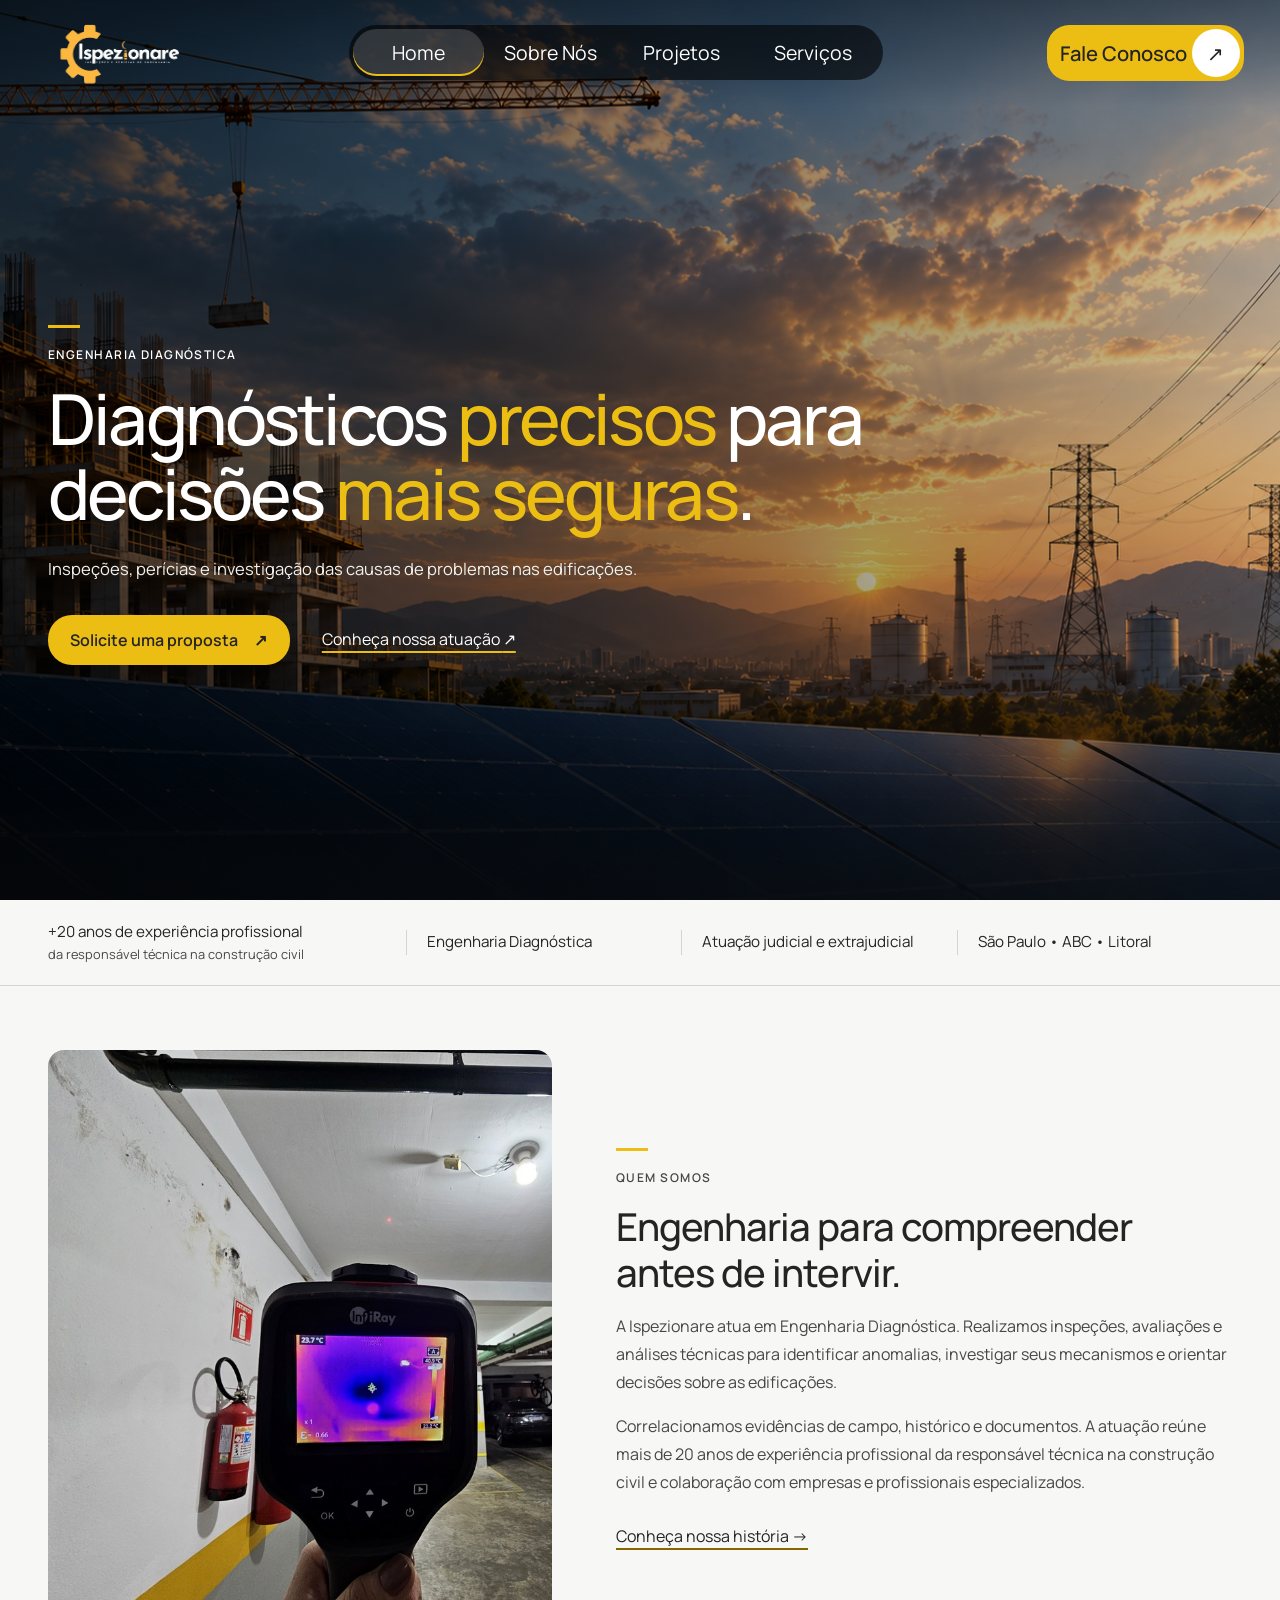
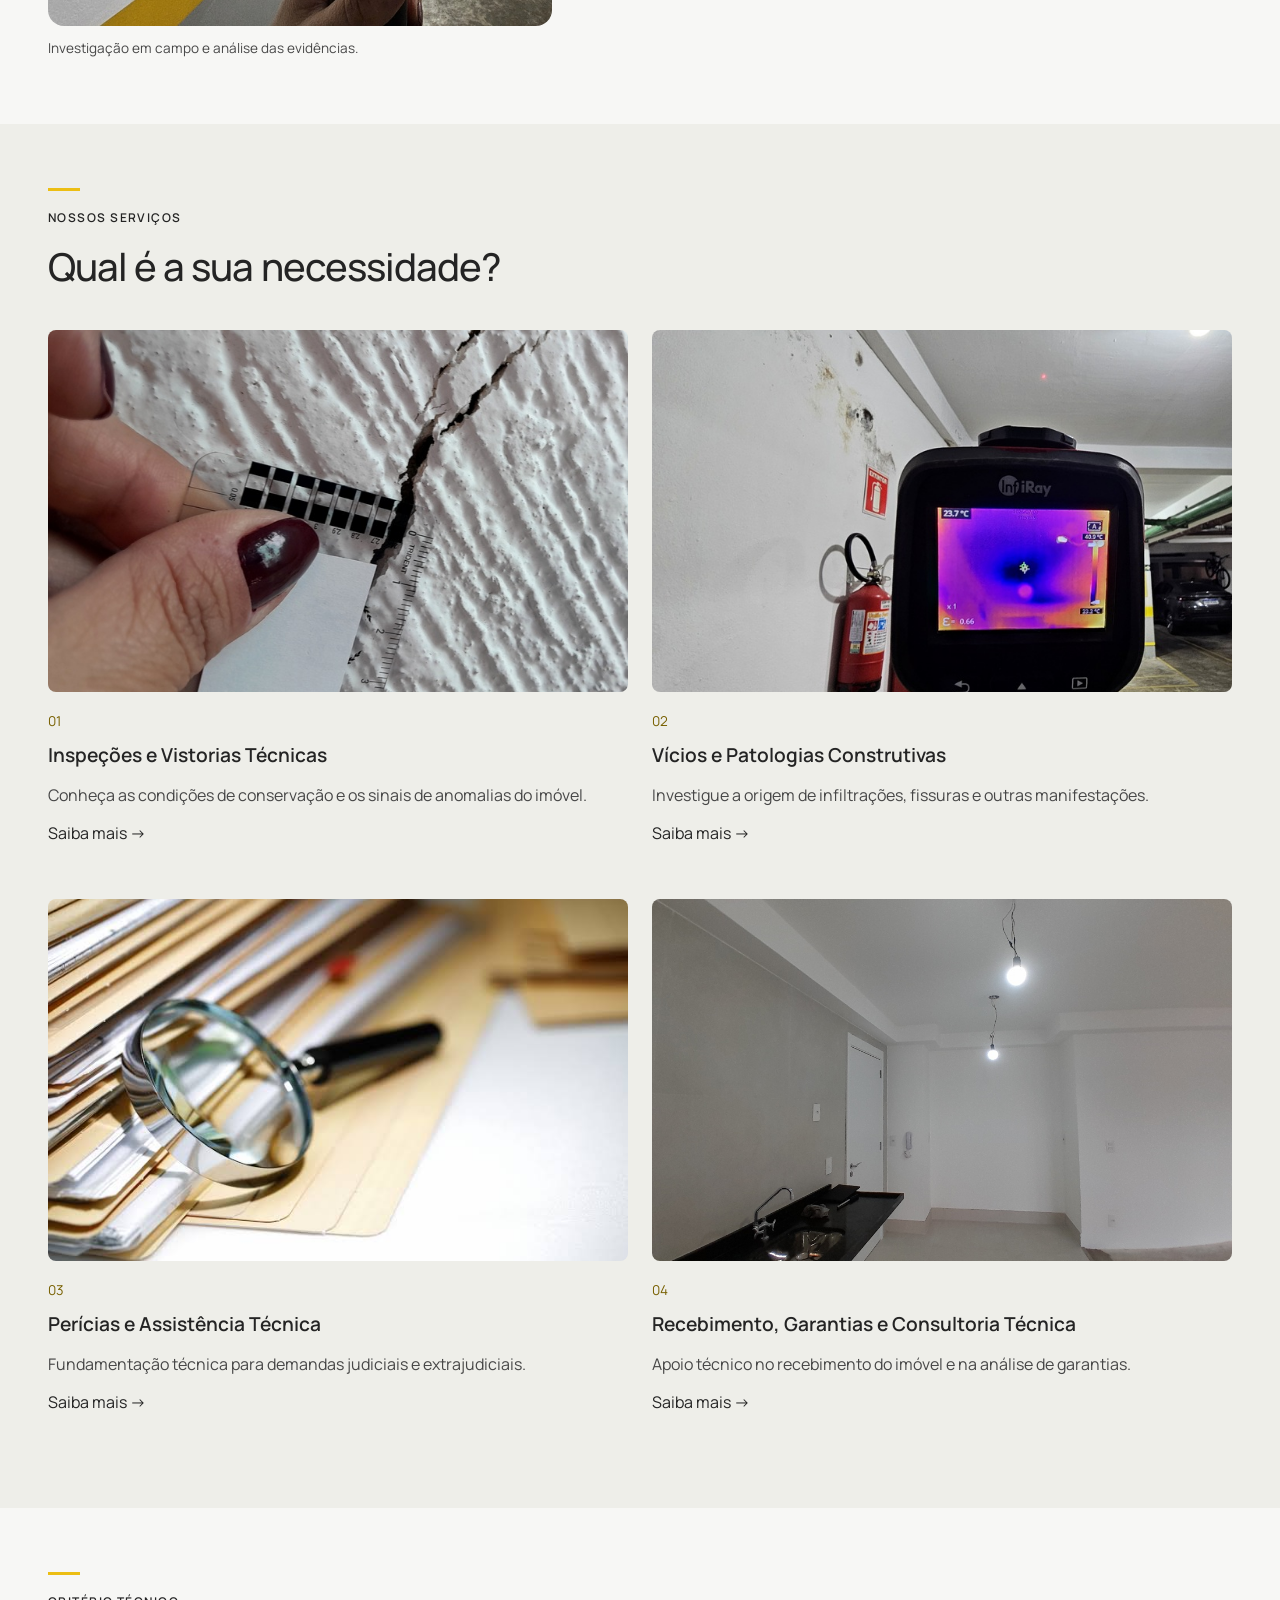
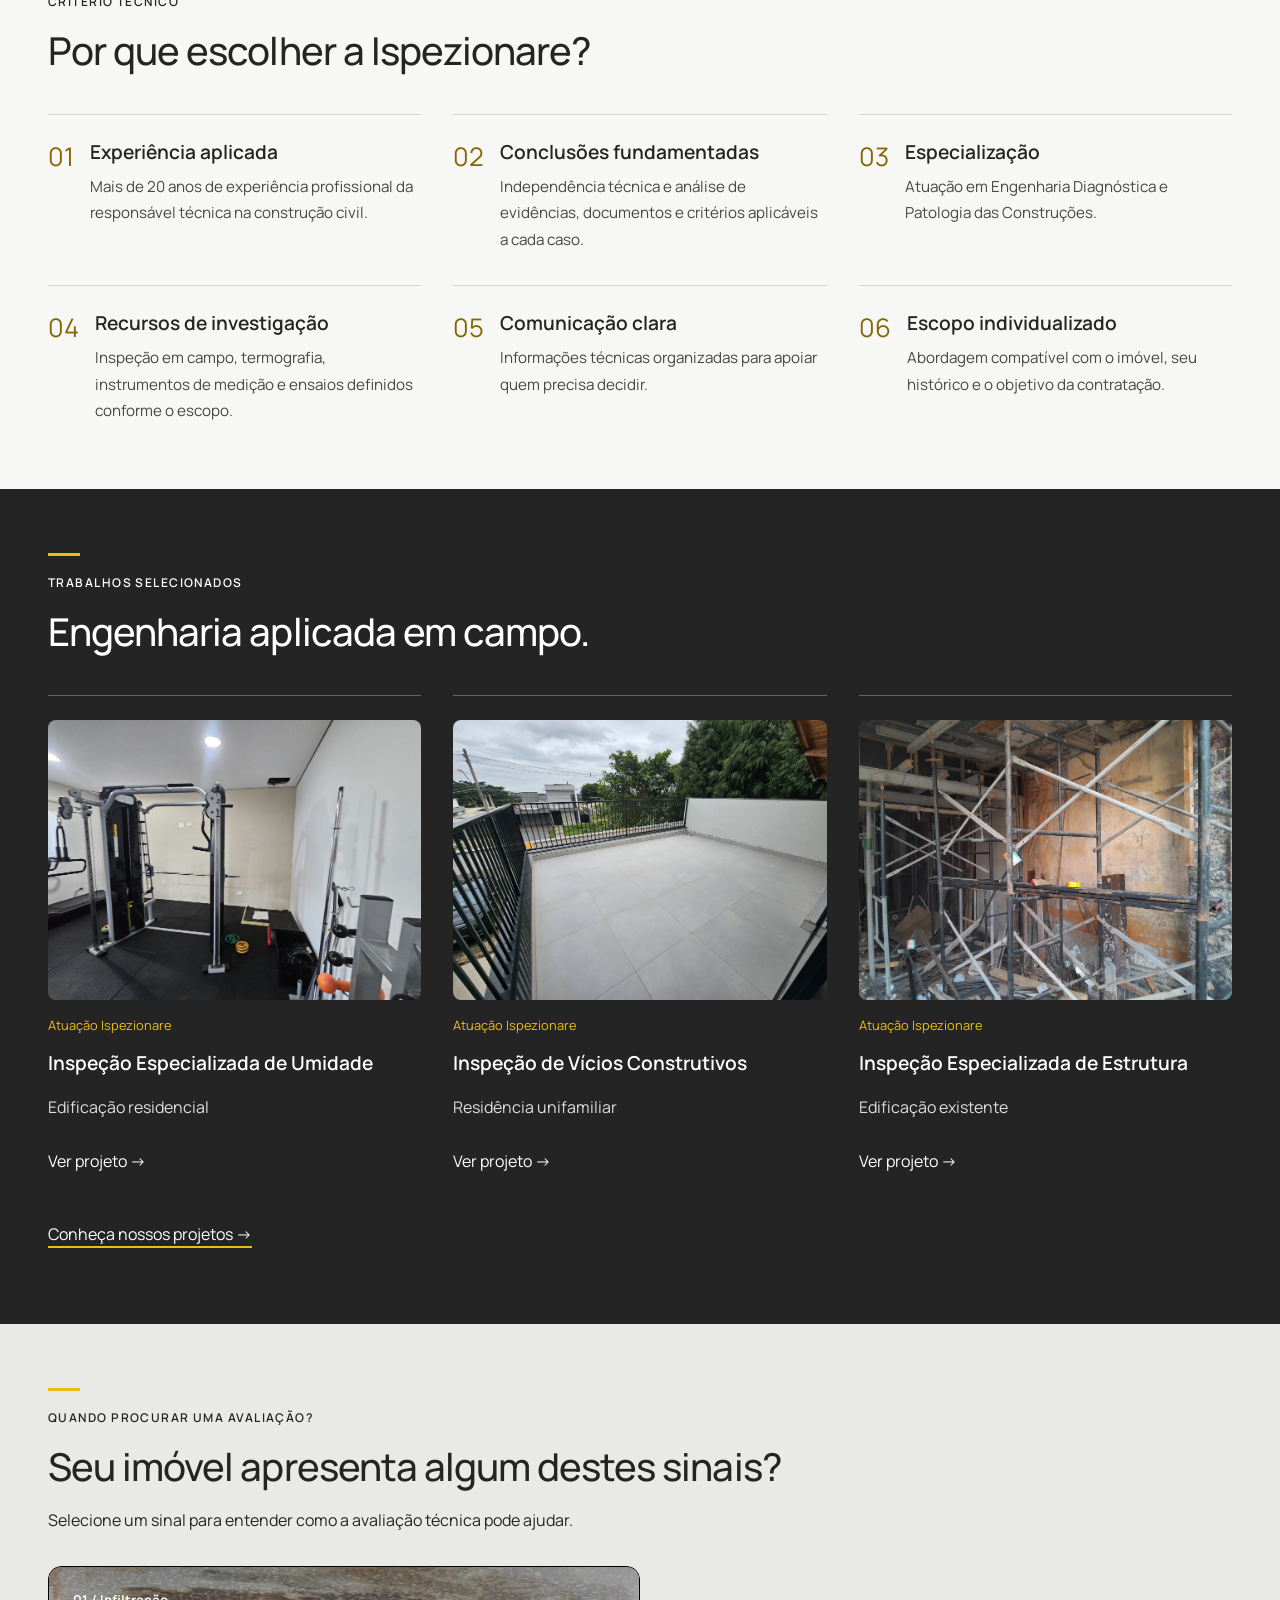
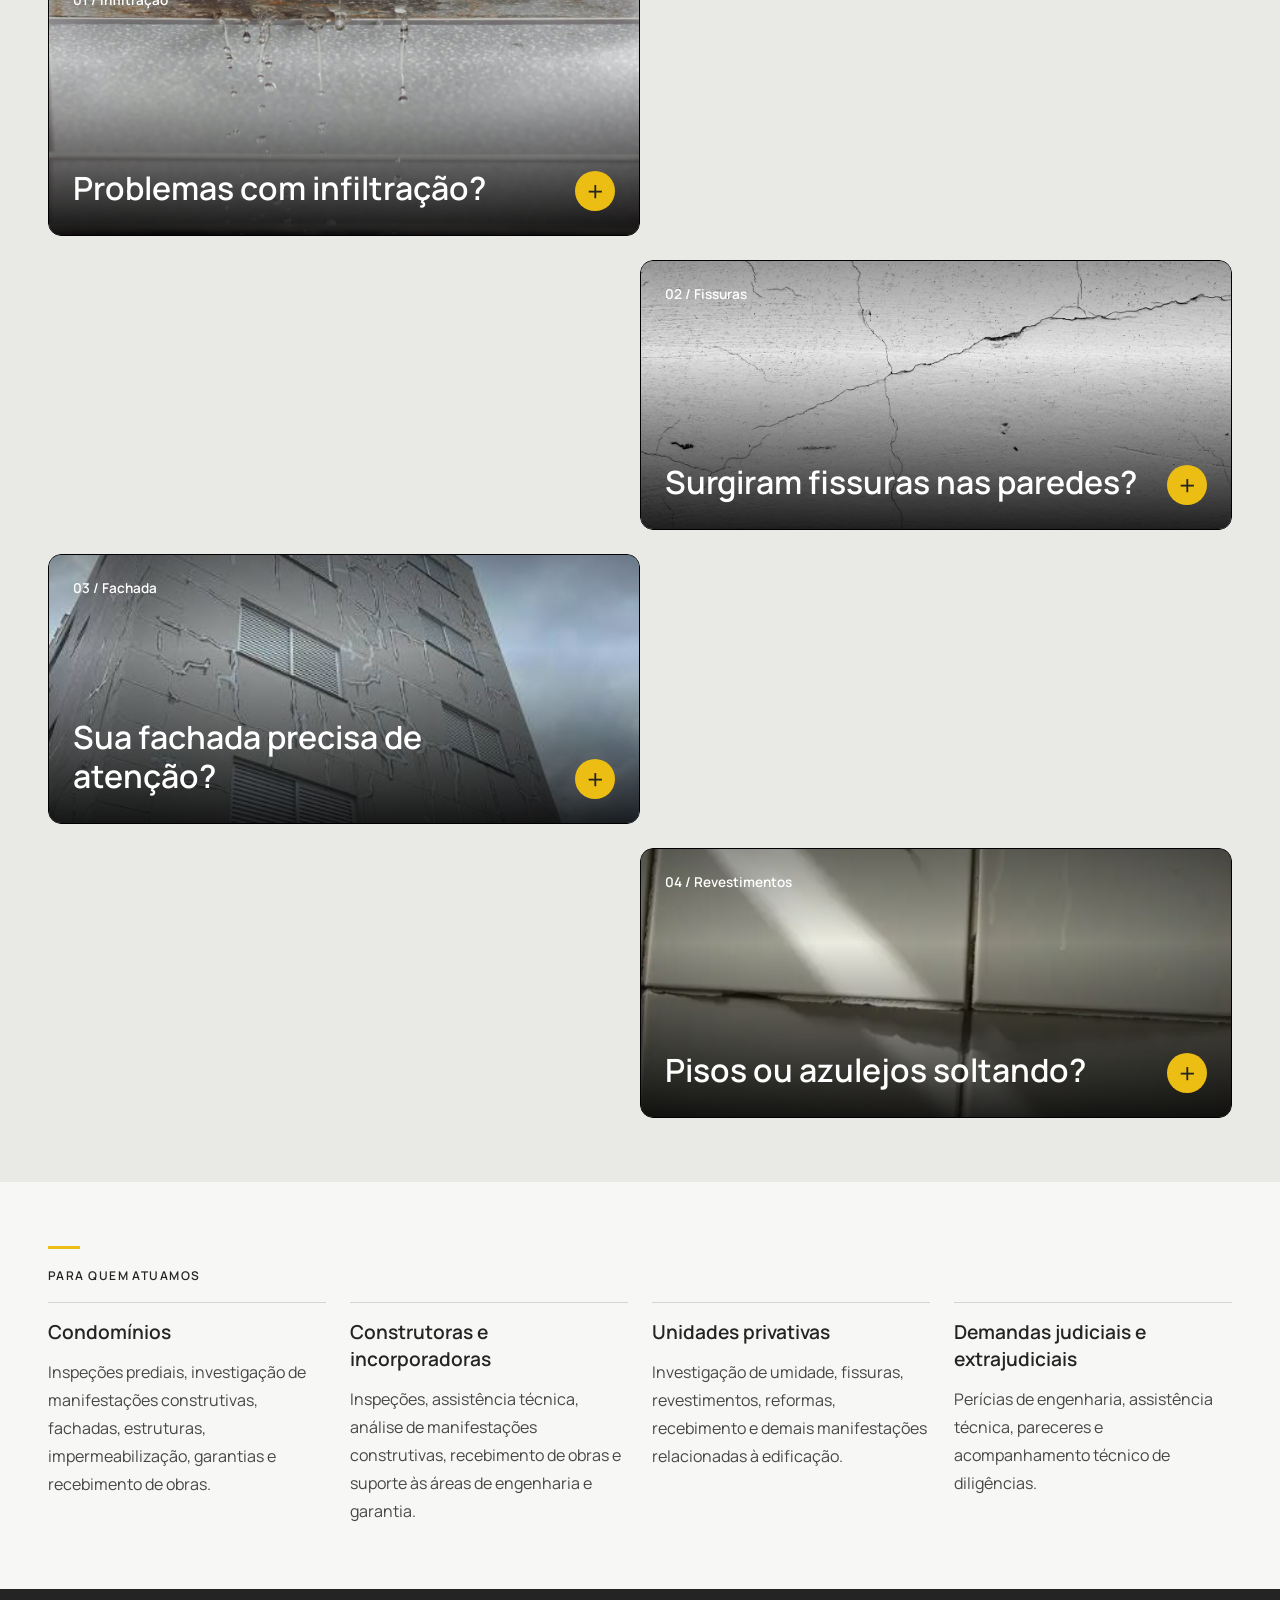
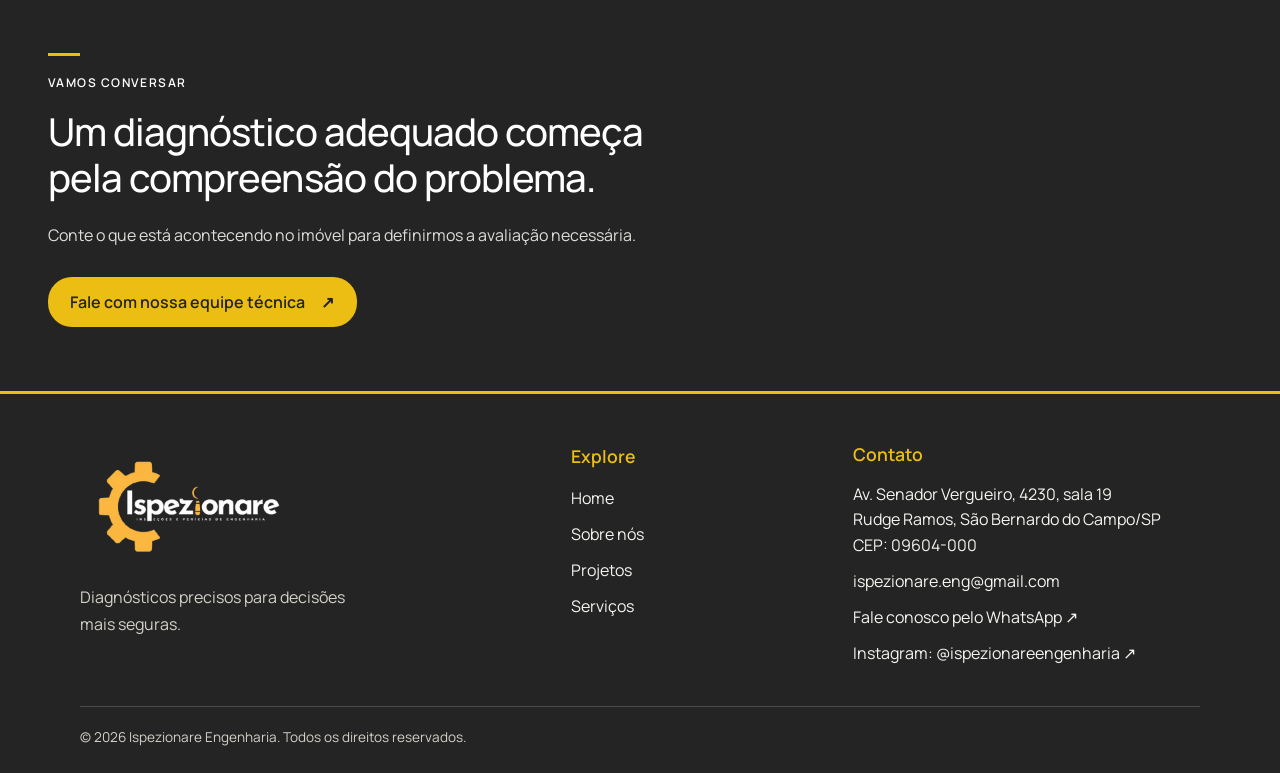
<file: index.html>
<!DOCTYPE html>
<html lang="pt-br">
<head>
    <meta charset="UTF-8">
    <meta name="viewport" content="width=device-width, initial-scale=1.0">
    <title>Ispezionare | Engenharia Diagnóstica, Inspeções e Perícias</title>
    <meta name="description" content="Engenharia Diagnóstica, inspeções, perícias e assistência técnica em São Paulo, ABC e Litoral. Investigação das edificações para orientar decisões.">
    <meta property="og:type" content="website">
    <meta property="og:locale" content="pt_BR">
    <meta property="og:site_name" content="Ispezionare Engenharia">
    <meta property="og:title" content="Ispezionare | Engenharia Diagnóstica, Inspeções e Perícias">
    <meta property="og:description" content="Diagnósticos precisos para decisões mais seguras. Conheça nossa atuação em Engenharia Diagnóstica, inspeções e perícias.">
    <link rel="stylesheet" href="styles/main.css">
    <link rel="stylesheet" href="styles/index.css">
    <link rel="icon" type="image/png" href="images/images/icon.png?v=2">
</head>
<body class="homePage">
    <header class="headerItens">
        <div class="logo">
            <a href="index.html" aria-label="Home"><img src="images/images/logoHeader.png" class="logoHeader" alt="Ispezionare Engenharia" width="660" height="378" decoding="async"></a>
        </div>
        <nav class="icons" aria-label="Navegação principal">
            <a href="index.html" class="iconsText" aria-current="page">Home</a>
            <a href="pages/aboutUs.html" class="iconsText">Sobre Nós</a>
            <a href="pages/projects.html" class="iconsText">Projetos</a>
            <a href="pages/services.html" class="iconsText">Serviços</a>
        </nav>
        <div class="contact">
            <a href="https://wa.me/message/LAXNS5ODI656J1" class="waMe" target="_blank" rel="noopener noreferrer">
                <span class="waMeText">Fale Conosco</span>
                <span class="waMeArrow" aria-hidden="true">↗</span>
            </a>
        </div>
    </header>

    <main id="conteudo" tabindex="-1">
    <section class="hero" aria-labelledby="home-title">
    <div class="mainPart homeContainer">
        <p class="homeEyebrow">Engenharia Diagnóstica</p>
        <h1 id="home-title">Diagnósticos <span class="yText">precisos</span> para decisões <span class="yText">mais seguras</span>.</h1>
        <p class="heroDescription">Inspeções, perícias e investigação das causas de problemas nas edificações.</p>
        <div class="homeActions">
            <a href="https://wa.me/message/LAXNS5ODI656J1" class="homeButton" target="_blank" rel="noopener noreferrer">Solicite uma proposta <span aria-hidden="true">↗</span></a>
            <a href="pages/services.html" class="homeTextLink">Conheça nossa atuação <span aria-hidden="true">↗</span></a>
        </div>
    </div>
    </section>

    <aside class="homeAuthority" aria-label="Experiência e atuação">
        <ul class="homeContainer">
            <li><span>+20 anos de experiência profissional</span><small>da responsável técnica na construção civil</small></li>
            <li>Engenharia Diagnóstica</li>
            <li>Atuação judicial e extrajudicial</li>
            <li>São Paulo • ABC • Litoral</li>
        </ul>
    </aside>

    <section class="homeSection" aria-labelledby="sobre-ispezionare">
        <div class="homeContainer homeIntro">
            <figure class="homeFieldPhoto">
                <img src="images/images-services/secondService.jpg" alt="Câmera termográfica diante de uma parede em garagem." width="744" height="842" loading="lazy" decoding="async">
                <figcaption>Investigação em campo e análise das evidências.</figcaption>
            </figure>
            <div class="homeCopy">
                <p class="homeEyebrow">Quem somos</p>
                <h2 id="sobre-ispezionare">Engenharia para compreender antes de intervir.</h2>
                <p>A Ispezionare atua em Engenharia Diagnóstica. Realizamos inspeções, avaliações e análises técnicas para identificar anomalias, investigar seus mecanismos e orientar decisões sobre as edificações.</p>
                <p>Correlacionamos evidências de campo, histórico e documentos. A atuação reúne mais de 20 anos de experiência profissional da responsável técnica na construção civil e colaboração com empresas e profissionais especializados.</p>
                <a class="homeTextLink" href="pages/aboutUs.html">Conheça nossa história <span aria-hidden="true">→</span></a>
            </div>
        </div>
    </section>

    <section class="services homeSection homeTint" aria-labelledby="servicos-titulo">
        <div class="homeContainer">
            <div class="homeHeading">
                <p class="homeEyebrow">Nossos serviços</p>
                <h2 id="servicos-titulo">Qual é a sua necessidade?</h2>
            </div>
            <div class="servicesSquares">
                <a href="pages/services.html#inspecoes-vistorias" class="cardLink">
                    <article class="squares">
                        <img src="images/images-services/firstService.jpg" alt="Medição da abertura de uma trinca com fissurômetro." width="744" height="842" loading="lazy" decoding="async">
                        <span class="serviceNumber" aria-hidden="true">01</span>
                        <h3>Inspeções e Vistorias Técnicas</h3>
                        <p>Conheça as condições de conservação e os sinais de anomalias do imóvel.</p>
                        <span class="homeTextLink">Saiba mais <span aria-hidden="true">→</span></span>
                    </article>
                </a>
                <a href="pages/services.html#diagnostico-patologias-construtivas" class="cardLink">
                    <article class="squares">
                        <img src="images/images-services/secondService.jpg" alt="Câmera termográfica diante de uma parede em garagem." width="744" height="842" loading="lazy" decoding="async">
                        <span class="serviceNumber" aria-hidden="true">02</span>
                        <h3>Vícios e Patologias Construtivas</h3>
                        <p>Investigue a origem de infiltrações, fissuras e outras manifestações.</p>
                        <span class="homeTextLink">Saiba mais <span aria-hidden="true">→</span></span>
                    </article>
                </a>
                <a href="pages/services.html#pericias-assistencia-tecnica" class="cardLink">
                    <article class="squares">
                        <img src="images/images-index/squareTwo_img.png" alt="Lupa sobre documentos organizados em uma mesa." width="678" height="452" loading="lazy" decoding="async">
                        <span class="serviceNumber" aria-hidden="true">03</span>
                        <h3>Perícias e Assistência Técnica</h3>
                        <p>Fundamentação técnica para demandas judiciais e extrajudiciais.</p>
                        <span class="homeTextLink">Saiba mais <span aria-hidden="true">→</span></span>
                    </article>
                </a>
                <a href="pages/services.html#recebimento-garantias-consultoria" class="cardLink">
                    <article class="squares">
                        <img src="images/images-services/thirdService.jpg" alt="Interior de unidade residencial com bancada e instalações aparentes." width="1024" height="768" loading="lazy" decoding="async">
                        <span class="serviceNumber" aria-hidden="true">04</span>
                        <h3>Recebimento, Garantias e Consultoria Técnica</h3>
                        <p>Apoio técnico no recebimento do imóvel e na análise de garantias.</p>
                        <span class="homeTextLink">Saiba mais <span aria-hidden="true">→</span></span>
                    </article>
                </a>
            </div>
        </div>
    </section>

    <section class="homeSection" aria-labelledby="diferenciais-titulo">
        <div class="homeContainer">
            <div class="homeHeading">
                <p class="homeEyebrow">Critério técnico</p>
                <h2 id="diferenciais-titulo">Por que escolher a Ispezionare?</h2>
            </div>
            <ol class="homeDifferences">
                <li><span aria-hidden="true">01</span><div><h3>Experiência aplicada</h3><p>Mais de 20 anos de experiência profissional da responsável técnica na construção civil.</p></div></li>
                <li><span aria-hidden="true">02</span><div><h3>Conclusões fundamentadas</h3><p>Independência técnica e análise de evidências, documentos e critérios aplicáveis a cada caso.</p></div></li>
                <li><span aria-hidden="true">03</span><div><h3>Especialização</h3><p>Atuação em Engenharia Diagnóstica e Patologia das Construções.</p></div></li>
                <li><span aria-hidden="true">04</span><div><h3>Recursos de investigação</h3><p>Inspeção em campo, termografia, instrumentos de medição e ensaios definidos conforme o escopo.</p></div></li>
                <li><span aria-hidden="true">05</span><div><h3>Comunicação clara</h3><p>Informações técnicas organizadas para apoiar quem precisa decidir.</p></div></li>
                <li><span aria-hidden="true">06</span><div><h3>Escopo individualizado</h3><p>Abordagem compatível com o imóvel, seu histórico e o objetivo da contratação.</p></div></li>
            </ol>
        </div>
    </section>

    <section class="homeSection homeProjects" aria-labelledby="projetos-titulo">
        <div class="homeContainer">
            <div class="homeHeading">
                <p class="homeEyebrow">Trabalhos selecionados</p>
                <h2 id="projetos-titulo">Engenharia aplicada em campo.</h2>
            </div>
            <div class="homeProjectGrid">
                <a class="homeProject" href="pages/projects.html?projeto=umidade-residencial#portfolio">
                    <img src="images/images-projects/umidade-residencial/cover.webp" alt="Ambiente de academia com abertura de inspeção no forro e marcas na base da parede." width="1800" height="1350" loading="lazy" decoding="async">
                    <span>Atuação Ispezionare</span><h3>Inspeção Especializada de Umidade</h3><p>Edificação residencial</p><span class="homeTextLink">Ver projeto →</span>
                </a>
                <a class="homeProject" href="pages/projects.html?projeto=vicios-residencia#portfolio">
                    <img src="images/images-projects/vicios-residencia/cover.webp" alt="Terraço residencial com piso cerâmico, mureta e guarda-corpo metálico." width="1800" height="1350" loading="lazy" decoding="async">
                    <span>Atuação Ispezionare</span><h3>Inspeção de Vícios Construtivos</h3><p>Residência unifamiliar</p><span class="homeTextLink">Ver projeto →</span>
                </a>
                <a class="homeProject" href="pages/projects.html?projeto=estrutura-existente#portfolio">
                    <img src="images/images-projects/estrutura-existente/cover.webp" alt="Escoramentos metálicos junto a elementos de concreto e alvenaria exposta." width="1800" height="1350" loading="lazy" decoding="async">
                    <span>Atuação Ispezionare</span><h3>Inspeção Especializada de Estrutura</h3><p>Edificação existente</p><span class="homeTextLink">Ver projeto →</span>
                </a>
            </div>
            <a class="homeTextLink homeSectionLink" href="pages/projects.html">Conheça nossos projetos <span aria-hidden="true">→</span></a>
        </div>
    </section>

    <section class="problems" aria-labelledby="problemas-titulo">
        <header class="problemsHeader">
            <p class="homeEyebrow">Quando procurar uma avaliação?</p>
            <h2 id="problemas-titulo">Seu imóvel apresenta algum destes sinais?</h2>
            <p>Selecione um sinal para entender como a avaliação técnica pode ajudar.</p>
        </header>
        <div class="problemsLista">
            <div class="problemsLinha">
                <article class="problem">
                    <button class="problemsImg" type="button" aria-expanded="false" aria-controls="descricao-infiltracao">
                        <img src="images/images-index/infiltration.png" loading="lazy" alt="" width="1440" height="960" decoding="async">
                        <span class="problemNumber">01 / Infiltração</span>
                        <span class="problemTitle">Problemas com infiltração?</span>
                        <span class="problemIcon" aria-hidden="true">+</span>
                    </button>
                    <div class="problemDescription" id="descricao-infiltracao" hidden>
                        <h3>O primeiro passo é entender a origem.</h3>
                        <p>Investigar a entrada de água ajuda a orientar os reparos e evitar a repetição do problema.</p>
                        <a href="https://wa.me/message/LAXNS5ODI656J1" target="_blank" rel="noopener noreferrer">Converse com nossa equipe ↗</a>
                    </div>
                </article>
            </div>
            <div class="problemsLinha">
                <article class="problem">
                    <button class="problemsImg" type="button" aria-expanded="false" aria-controls="descricao-fissuras">
                        <img src="images/images-index/fissure.png" loading="lazy" alt="" width="1400" height="934" decoding="async">
                        <span class="problemNumber">02 / Fissuras</span>
                        <span class="problemTitle">Surgiram fissuras nas paredes?</span>
                        <span class="problemIcon" aria-hidden="true">+</span>
                    </button>
                    <div class="problemDescription" id="descricao-fissuras" hidden>
                        <h3>Entenda os sinais da sua edificação.</h3>
                        <p>As características das fissuras e as condições da edificação orientam a investigação de suas causas.</p>
                        <a href="https://wa.me/message/LAXNS5ODI656J1" target="_blank" rel="noopener noreferrer">Converse com nossa equipe ↗</a>
                    </div>
                </article>
            </div>
            <div class="problemsLinha">
                <article class="problem">
                    <button class="problemsImg" type="button" aria-expanded="false" aria-controls="descricao-fachada">
                        <img src="images/images-index/facade.png" loading="lazy" alt="" width="447" height="447" decoding="async">
                        <span class="problemNumber">03 / Fachada</span>
                        <span class="problemTitle">Sua fachada precisa de atenção?</span>
                        <span class="problemIcon" aria-hidden="true">+</span>
                    </button>
                    <div class="problemDescription" id="descricao-fachada" hidden>
                        <h3>Um olhar técnico para o exterior.</h3>
                        <p>A inspeção registra as anomalias da fachada e orienta medidas de manutenção.</p>
                        <a href="https://wa.me/message/LAXNS5ODI656J1" target="_blank" rel="noopener noreferrer">Converse com nossa equipe ↗</a>
                    </div>
                </article>
            </div>
            <div class="problemsLinha">
                <article class="problem">
                    <button class="problemsImg" type="button" aria-expanded="false" aria-controls="descricao-revestimentos">
                        <img src="images/images-index/tile.png" loading="lazy" alt="" width="587" height="440" decoding="async">
                        <span class="problemNumber">04 / Revestimentos</span>
                        <span class="problemTitle">Pisos ou azulejos soltando?</span>
                        <span class="problemIcon" aria-hidden="true">+</span>
                    </button>
                    <div class="problemDescription" id="descricao-revestimentos" hidden>
                        <h3>Entenda o que está causando o descolamento.</h3>
                        <p>A avaliação investiga o descolamento dos revestimentos e orienta os próximos passos.</p>
                        <a href="https://wa.me/message/LAXNS5ODI656J1" target="_blank" rel="noopener noreferrer">Converse com nossa equipe ↗</a>
                    </div>
                </article>
            </div>
        </div>
    </section>


    <section class="homeSection" aria-labelledby="publicos-titulo">
        <div class="homeContainer">
            <p class="homeEyebrow">Para quem atuamos</p>
            <h2 id="publicos-titulo" class="visuallyHidden">Públicos atendidos</h2>
            <ul class="homeAudiences">
                <li><h3>Condomínios</h3><p>Inspeções prediais, investigação de manifestações construtivas, fachadas, estruturas, impermeabilização, garantias e recebimento de obras.</p></li>
                <li><h3>Construtoras e incorporadoras</h3><p>Inspeções, assistência técnica, análise de manifestações construtivas, recebimento de obras e suporte às áreas de engenharia e garantia.</p></li>
                <li><h3>Unidades privativas</h3><p>Investigação de umidade, fissuras, revestimentos, reformas, recebimento e demais manifestações relacionadas à edificação.</p></li>
                <li><h3>Demandas judiciais e extrajudiciais</h3><p>Perícias de engenharia, assistência técnica, pareceres e acompanhamento técnico de diligências.</p></li>
            </ul>
        </div>
    </section>
    <section class="homeSection homeClosing" aria-labelledby="contato-titulo">
        <div class="homeContainer">
            <p class="homeEyebrow">Vamos conversar</p>
            <h2 id="contato-titulo">Um diagnóstico adequado começa pela compreensão do problema.</h2>
            <p>Conte o que está acontecendo no imóvel para definirmos a avaliação necessária.</p>
            <a class="homeButton" href="https://wa.me/message/LAXNS5ODI656J1" target="_blank" rel="noopener noreferrer">Fale com nossa equipe técnica <span aria-hidden="true">↗</span></a>
        </div>
    </section>
    </main>

    <footer class="siteFooter">
        <div class="footerContent">
            <div class="footerBrand">
                <a href="index.html" aria-label="Ispezionare Engenharia — início">
                    <img src="images/images/logoHeader.png" alt="Ispezionare Engenharia" loading="lazy" width="660" height="378" decoding="async">
                </a>
                <p>Diagnósticos precisos para decisões mais seguras.</p>
            </div>
            <nav class="footerLinks" aria-label="Navegação do rodapé">
                <h2>Explore</h2>
                <a href="index.html" aria-current="page">Home</a>
                <a href="pages/aboutUs.html">Sobre nós</a>
                <a href="pages/projects.html">Projetos</a>
                <a href="pages/services.html">Serviços</a>
            </nav>
            <div class="footerContact">
                <h2>Contato</h2>
                <address>
                    <p>Av. Senador Vergueiro, 4230, sala 19<br>Rudge Ramos, São Bernardo do Campo/SP<br>CEP: 09604-000</p>
                    <a href="mailto:ispezionare.eng@gmail.com">ispezionare.eng@gmail.com</a>
                    <a href="https://wa.me/message/LAXNS5ODI656J1" target="_blank" rel="noopener noreferrer">Fale conosco pelo WhatsApp ↗</a>
                </address>
                <a href="https://www.instagram.com/ispezionareengenharia/" target="_blank" rel="noopener noreferrer">Instagram: @ispezionareengenharia ↗</a>
            </div>
        </div>
        <div class="footerBottom">
            <p>© 2026 Ispezionare Engenharia. Todos os direitos reservados.</p>
        </div>
    </footer>
    <script src="scripts/index.js" defer></script>
    <script src="scripts/header.js" defer></script>
</body>
</html>
</file>
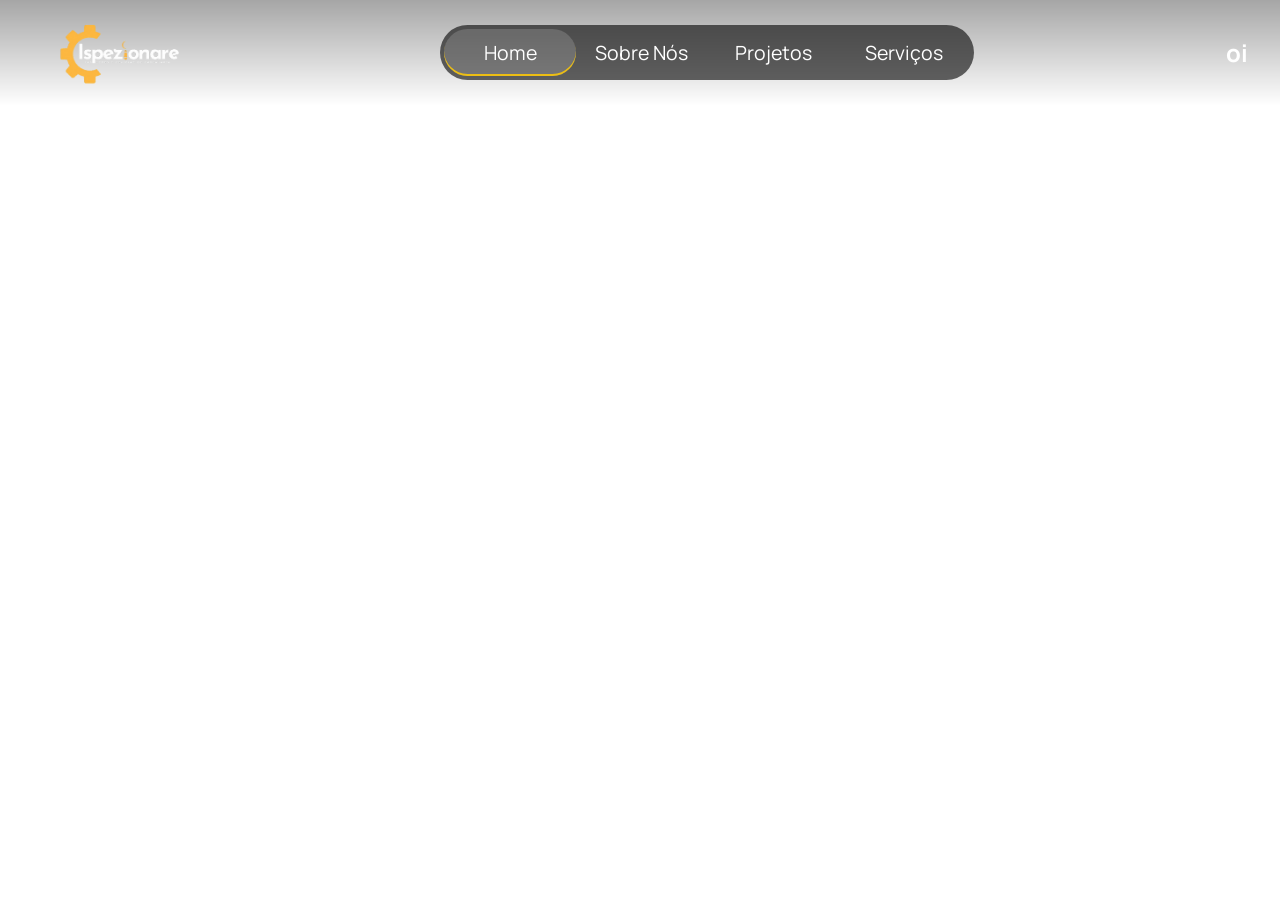
<file: pages/index.html>
<!DOCTYPE html>
<html lang="pt-br">
<head>
    <meta charset="UTF-8">
    <meta name="viewport" content="width=device-width, initial-scale=1.0">
    <title>Ispezionare Engenharia</title>
    <link rel="stylesheet" href="../styles/main.css">
</head>
<body>
    <div class="headerItens">
        <div class="logo">
            <img src="../images/logoHeader.png" class="logoHeader">
        </div>
        <div class="icons">
            <a href="index.html" class="iconsText home" aria-current="page">Home</a>
            <a href="aboutUs.html" class="iconsText sobreNos">Sobre Nós</a>
            <a href="projects.html" class="iconsText projetos">Projetos</a>
            <a href="services.html" class="iconsText servicos">Serviços</a>
        </div>
        <div class="contact">
            <h2>oi</h2>
        </div>
    </div>
</body>
</html>
</file>
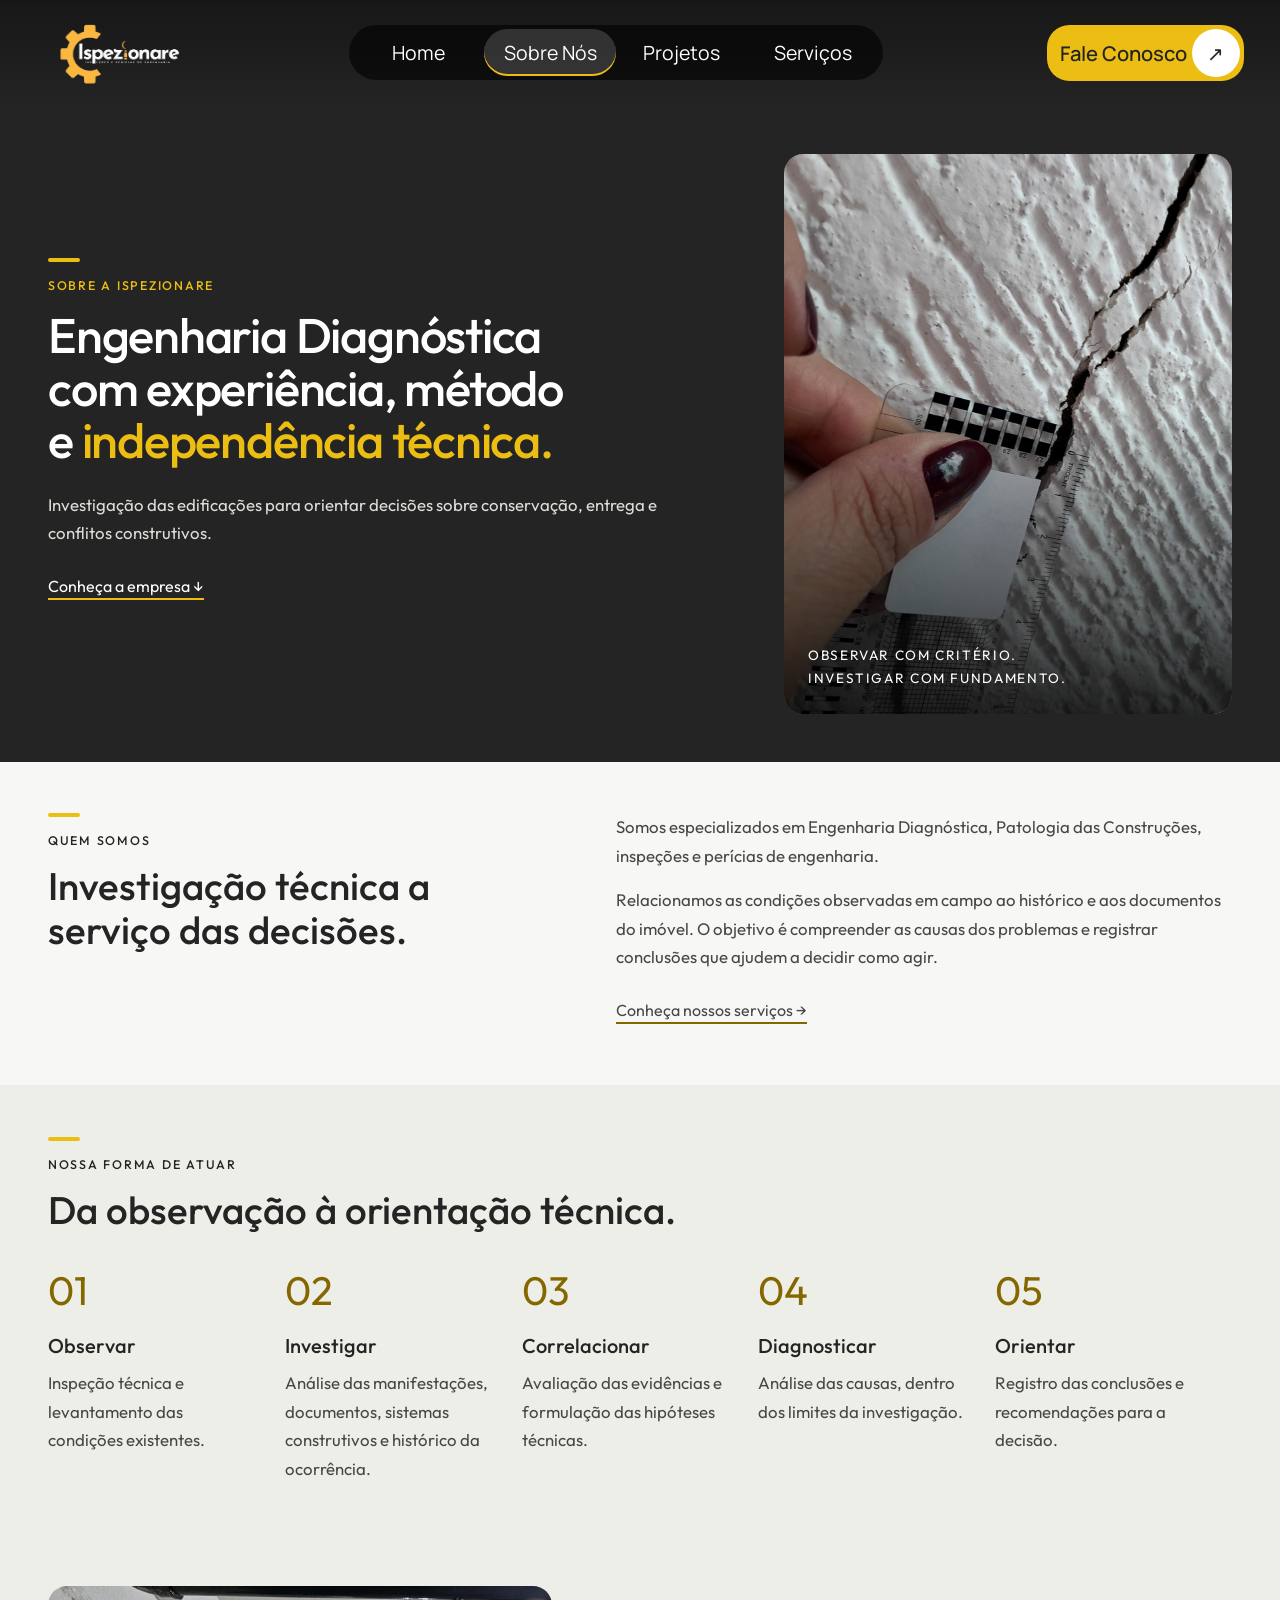
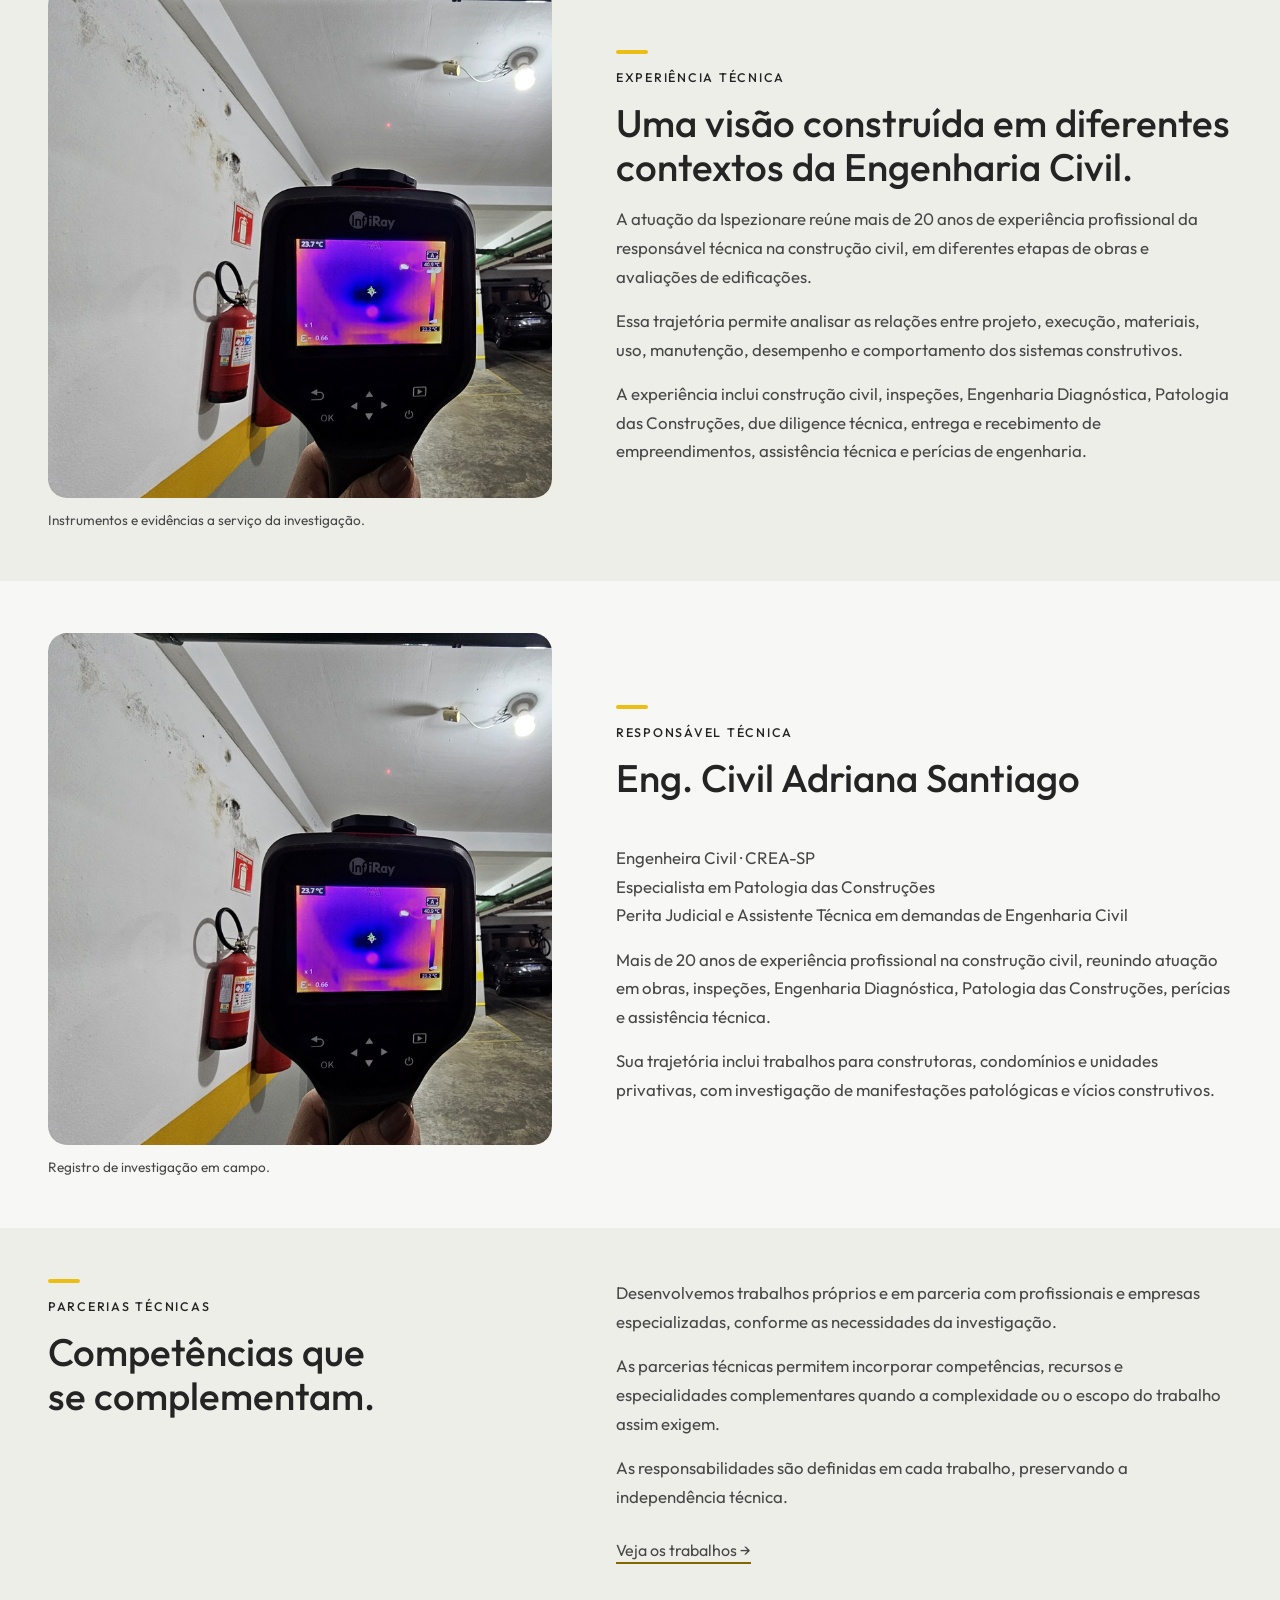
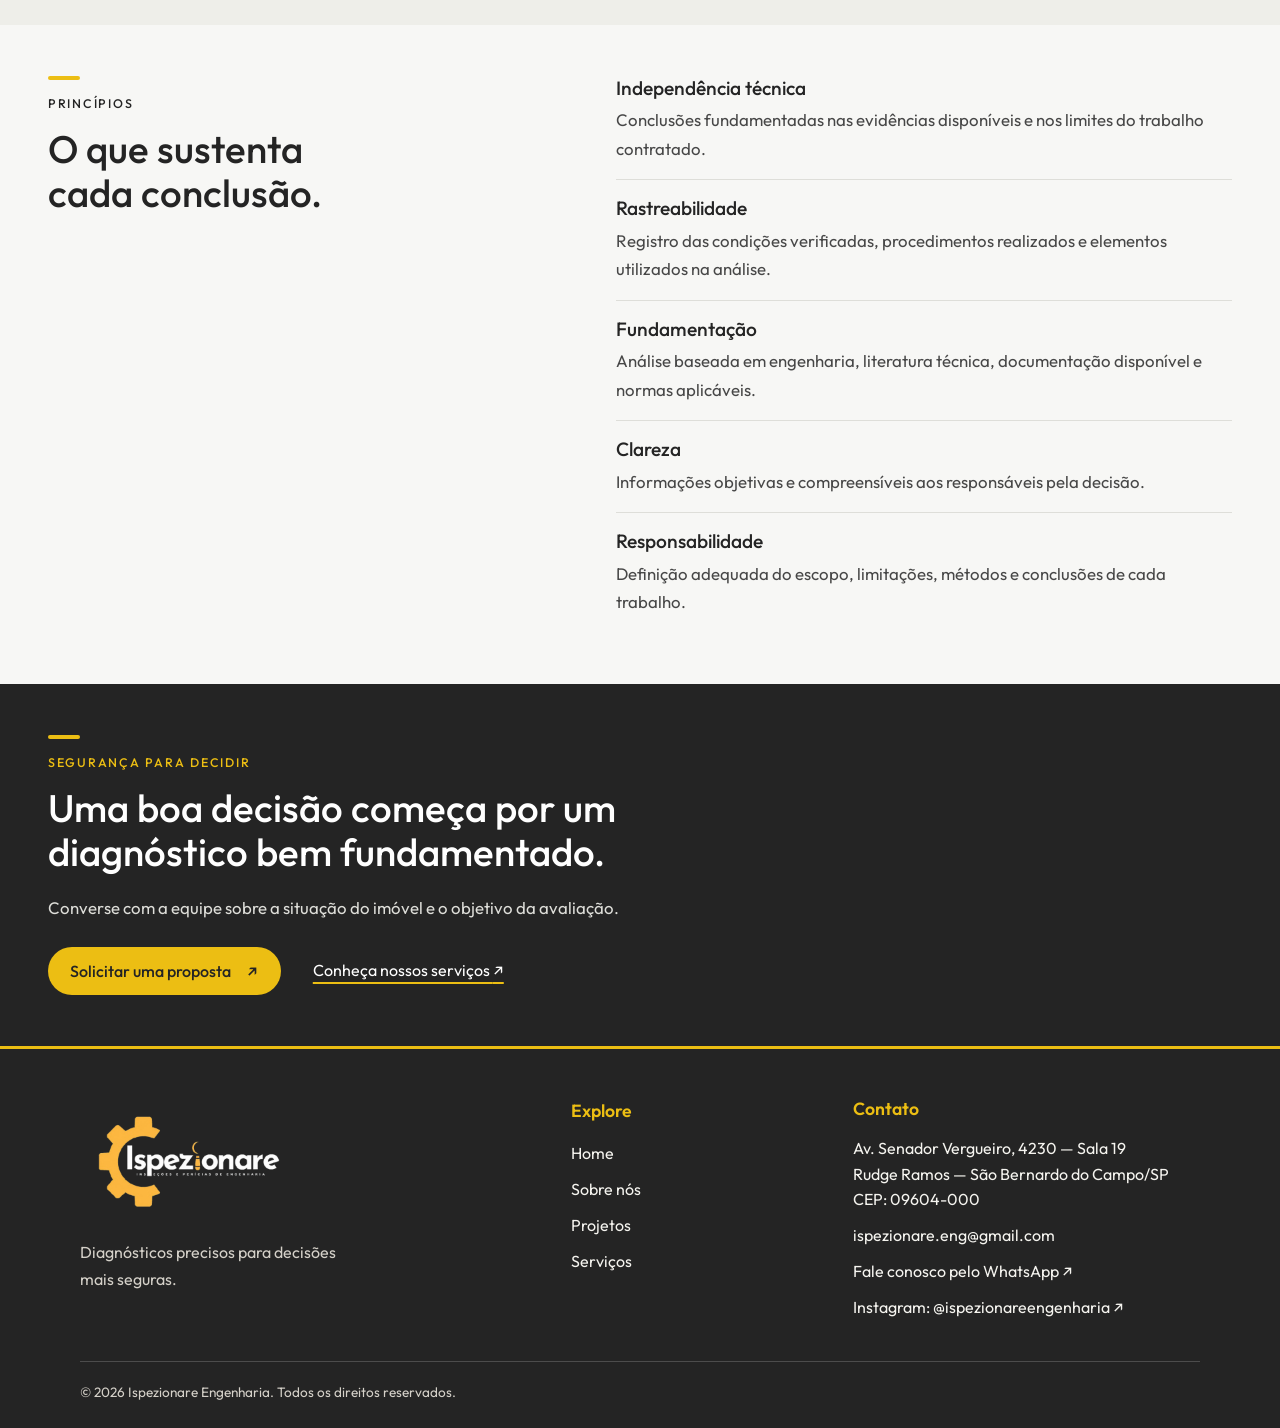
<file: pages/aboutUs.html>
<!DOCTYPE html>
<html lang="pt-br">
<head>
    <meta charset="UTF-8">
    <meta name="viewport" content="width=device-width, initial-scale=1.0">
    <title>Sobre a Ispezionare | Engenharia Diagnóstica</title>
    <meta name="description" content="Conheça a Ispezionare e a Eng. Civil Adriana Santiago: mais de 20 anos de experiência profissional na construção civil, investigação e independência técnica.">
    <meta property="og:type" content="website">
    <meta property="og:locale" content="pt_BR">
    <meta property="og:site_name" content="Ispezionare Engenharia">
    <meta property="og:title" content="Sobre a Ispezionare | Engenharia Diagnóstica">
    <meta property="og:description" content="Engenharia Diagnóstica com experiência, método e independência técnica. Conheça a empresa, sua responsável técnica e as parcerias de atuação.">
    <link rel="stylesheet" href="../styles/main.css">
    <link rel="stylesheet" href="../styles/aboutUs.css">
    <link rel="icon" type="image/png" href="../images/images/icon.png?v=2">
</head>
<body class="aboutPage">
    <header class="headerItens">
        <div class="logo">
            <a href="../index.html" aria-label="Home"><img src="../images/images/logoHeader.png" class="logoHeader" alt="Ispezionare Engenharia" width="660" height="378" decoding="async"></a>
        </div>
        <nav class="icons" aria-label="Navegação principal">
            <a href="../index.html" class="iconsText">Home</a>
            <a href="aboutUs.html" class="iconsText" aria-current="page">Sobre Nós</a>
            <a href="projects.html" class="iconsText">Projetos</a>
            <a href="services.html" class="iconsText">Serviços</a>
        </nav>
        <div class="contact">
            <a href="https://wa.me/message/LAXNS5ODI656J1" class="waMe" target="_blank" rel="noopener noreferrer">
                <span class="waMeText">Fale Conosco</span>
                <span class="waMeArrow" aria-hidden="true">↗</span>
            </a>
        </div>
    </header>



    <main id="conteudo" tabindex="-1">
        <section class="aboutHero" aria-labelledby="about-title">
            <div class="aboutContainer aboutHeroGrid">
                <div class="aboutHeroText">
                    <p class="aboutEyebrow">Sobre a Ispezionare</p>
                    <h1 id="about-title">Engenharia Diagnóstica com experiência, método e <span>independência técnica.</span></h1>
                    <p class="aboutLead">Investigação das edificações para orientar decisões sobre conservação, entrega e conflitos construtivos.</p>
                    <a class="aboutLink" href="#quem-somos">Conheça a empresa <span aria-hidden="true">↓</span></a>
                </div>
                <figure class="aboutHeroPhoto">
                    <img src="../images/images-services/firstService.jpg" width="744" height="842" alt="Medição da abertura de uma trinca com fissurômetro." fetchpriority="high" decoding="async">
                    <figcaption>Observar com critério.<br>Investigar com fundamento.</figcaption>
                </figure>
            </div>
        </section>

        <section class="aboutSection" aria-labelledby="quem-somos">
            <div class="aboutContainer aboutSplit">
                <div>
                    <p class="aboutEyebrow">Quem somos</p>
                    <h2 id="quem-somos">Investigação técnica a serviço das decisões.</h2>
                </div>
                <div class="aboutCopy">
                    <p>Somos especializados em Engenharia Diagnóstica, Patologia das Construções, inspeções e perícias de engenharia.</p>
                    <p>Relacionamos as condições observadas em campo ao histórico e aos documentos do imóvel. O objetivo é compreender as causas dos problemas e registrar conclusões que ajudem a decidir como agir.</p>
                    <a class="aboutLink" href="services.html">Conheça nossos serviços <span aria-hidden="true">→</span></a>
                </div>
            </div>
        </section>

        <section class="aboutSection aboutTint" aria-labelledby="nosso-metodo">
            <div class="aboutContainer">
                <div class="aboutHeading">
                    <p class="aboutEyebrow">Nossa forma de atuar</p>
                    <h2 id="nosso-metodo">Da observação à orientação técnica.</h2>
                </div>
                <ol class="aboutMethod">
                    <li><span aria-hidden="true">01</span><h3>Observar</h3><p>Inspeção técnica e levantamento das condições existentes.</p></li>
                    <li><span aria-hidden="true">02</span><h3>Investigar</h3><p>Análise das manifestações, documentos, sistemas construtivos e histórico da ocorrência.</p></li>
                    <li><span aria-hidden="true">03</span><h3>Correlacionar</h3><p>Avaliação das evidências e formulação das hipóteses técnicas.</p></li>
                    <li><span aria-hidden="true">04</span><h3>Diagnosticar</h3><p>Análise das causas, dentro dos limites da investigação.</p></li>
                    <li><span aria-hidden="true">05</span><h3>Orientar</h3><p>Registro das conclusões e recomendações para a decisão.</p></li>
                </ol>
            </div>
        </section>

<section class="aboutSection aboutTint" aria-labelledby="experiencia">
            <div class="aboutContainer aboutSplit aboutExperience">
                <figure class="aboutPhoto">
                    <img src="../images/images-services/secondService.jpg" width="744" height="842" alt="Câmera termográfica utilizada na investigação de uma parede em garagem." loading="lazy" decoding="async">
                    <figcaption>Instrumentos e evidências a serviço da investigação.</figcaption>
                </figure>
                <div class="aboutCopy">
                    <p class="aboutEyebrow">Experiência técnica</p>
                    <h2 id="experiencia">Uma visão construída em diferentes contextos da Engenharia Civil.</h2>
                    <p>A atuação da Ispezionare reúne mais de 20 anos de experiência profissional da responsável técnica na construção civil, em diferentes etapas de obras e avaliações de edificações.</p>
                    <p>Essa trajetória permite analisar as relações entre projeto, execução, materiais, uso, manutenção, desempenho e comportamento dos sistemas construtivos.</p>
                    <p>A experiência inclui construção civil, inspeções, Engenharia Diagnóstica, Patologia das Construções, due diligence técnica, entrega e recebimento de empreendimentos, assistência técnica e perícias de engenharia.</p>
                </div>
            </div>
        </section>

        <section class="aboutSection" aria-labelledby="adriana-santiago">
            <div class="aboutContainer aboutSplit aboutExperience">
                <figure class="aboutPhoto">
                    <img src="../images/images-services/secondService.jpg" alt="Câmera termográfica diante de uma parede em garagem." width="744" height="842" loading="lazy" decoding="async">
                    <figcaption>Registro de investigação em campo.</figcaption>
                </figure>
                <div class="aboutCopy aboutFounder">
                    <p class="aboutEyebrow">Responsável técnica</p>
                    <h2 id="adriana-santiago">Eng. Civil Adriana Santiago</h2>
                    <p class="aboutCredentials">Engenheira Civil · CREA-SP<br>Especialista em Patologia das Construções<br>Perita Judicial e Assistente Técnica em demandas de Engenharia Civil</p>
                    <p>Mais de 20 anos de experiência profissional na construção civil, reunindo atuação em obras, inspeções, Engenharia Diagnóstica, Patologia das Construções, perícias e assistência técnica.</p>
                    <p>Sua trajetória inclui trabalhos para construtoras, condomínios e unidades privativas, com investigação de manifestações patológicas e vícios construtivos.</p>
                    <!-- Retrato profissional da responsável técnica pendente; a foto ao lado é um registro de campo. -->
                </div>
            </div>
        </section>

        <section class="aboutSection aboutTint" aria-labelledby="parcerias">
            <div class="aboutContainer aboutSplit">
                <div>
                    <p class="aboutEyebrow">Parcerias técnicas</p>
                    <h2 id="parcerias">Competências que se complementam.</h2>
                </div>
                <div class="aboutCopy">
                    <p>Desenvolvemos trabalhos próprios e em parceria com profissionais e empresas especializadas, conforme as necessidades da investigação.</p>
                    <p>As parcerias técnicas permitem incorporar competências, recursos e especialidades complementares quando a complexidade ou o escopo do trabalho assim exigem.</p>
                    <p>As responsabilidades são definidas em cada trabalho, preservando a independência técnica.</p>
                    <a class="aboutLink" href="projects.html">Veja os trabalhos <span aria-hidden="true">→</span></a>
                </div>
            </div>
        </section>

        <section class="aboutSection" aria-labelledby="principios">
            <div class="aboutContainer aboutSplit">
                <div>
                    <p class="aboutEyebrow">Princípios</p>
                    <h2 id="principios">O que sustenta cada conclusão.</h2>
                </div>
                <dl class="aboutPrinciples">
                    <div><dt>Independência técnica</dt><dd>Conclusões fundamentadas nas evidências disponíveis e nos limites do trabalho contratado.</dd></div>
                    <div><dt>Rastreabilidade</dt><dd>Registro das condições verificadas, procedimentos realizados e elementos utilizados na análise.</dd></div>
                    <div><dt>Fundamentação</dt><dd>Análise baseada em engenharia, literatura técnica, documentação disponível e normas aplicáveis.</dd></div>
                    <div><dt>Clareza</dt><dd>Informações objetivas e compreensíveis aos responsáveis pela decisão.</dd></div>
                    <div><dt>Responsabilidade</dt><dd>Definição adequada do escopo, limitações, métodos e conclusões de cada trabalho.</dd></div>
                </dl>
            </div>
        </section>

<section class="aboutSection aboutClosing" aria-labelledby="contato">
            <div class="aboutContainer">
                <p class="aboutEyebrow">Segurança para decidir</p>
                <h2 id="contato">Uma boa decisão começa por um diagnóstico bem fundamentado.</h2>
                <p>Converse com a equipe sobre a situação do imóvel e o objetivo da avaliação.</p>
                <div class="aboutActions">
                    <a class="aboutButton" href="https://wa.me/message/LAXNS5ODI656J1" target="_blank" rel="noopener noreferrer">Solicitar uma proposta <span aria-hidden="true">↗</span></a>
                    <a class="aboutLink" href="services.html">Conheça nossos serviços <span aria-hidden="true">↗</span></a>
                </div>
            </div>
        </section>
    </main>

    <footer class="siteFooter">
        <div class="footerContent">
            <div class="footerBrand">
                <a href="../index.html" aria-label="Ispezionare Engenharia — início">
                    <img src="../images/images/logoHeader.png" alt="Ispezionare Engenharia" loading="lazy" width="660" height="378" decoding="async">
                </a>
                <p>Diagnósticos precisos para decisões mais seguras.</p>
            </div>
            <nav class="footerLinks" aria-label="Navegação do rodapé">
                <h2>Explore</h2>
                <a href="../index.html">Home</a>
                <a href="aboutUs.html" aria-current="page">Sobre nós</a>
                <a href="projects.html">Projetos</a>
                <a href="services.html">Serviços</a>
            </nav>
            <div class="footerContact">
                <h2>Contato</h2>
                <address>
                    <p>Av. Senador Vergueiro, 4230 — Sala 19<br>Rudge Ramos — São Bernardo do Campo/SP<br>CEP: 09604-000</p>
                    <a href="mailto:ispezionare.eng@gmail.com">ispezionare.eng@gmail.com</a>
                    <a href="https://wa.me/message/LAXNS5ODI656J1" target="_blank" rel="noopener noreferrer">Fale conosco pelo WhatsApp ↗</a>
                </address>
                <a href="https://www.instagram.com/ispezionareengenharia/" target="_blank" rel="noopener noreferrer">Instagram: @ispezionareengenharia ↗</a>
            </div>
        </div>
        <div class="footerBottom">
            <p>© 2026 Ispezionare Engenharia. Todos os direitos reservados.</p>
        </div>
    </footer>
    <script src="../scripts/header.js" defer></script>
</body>
</html>
</file>
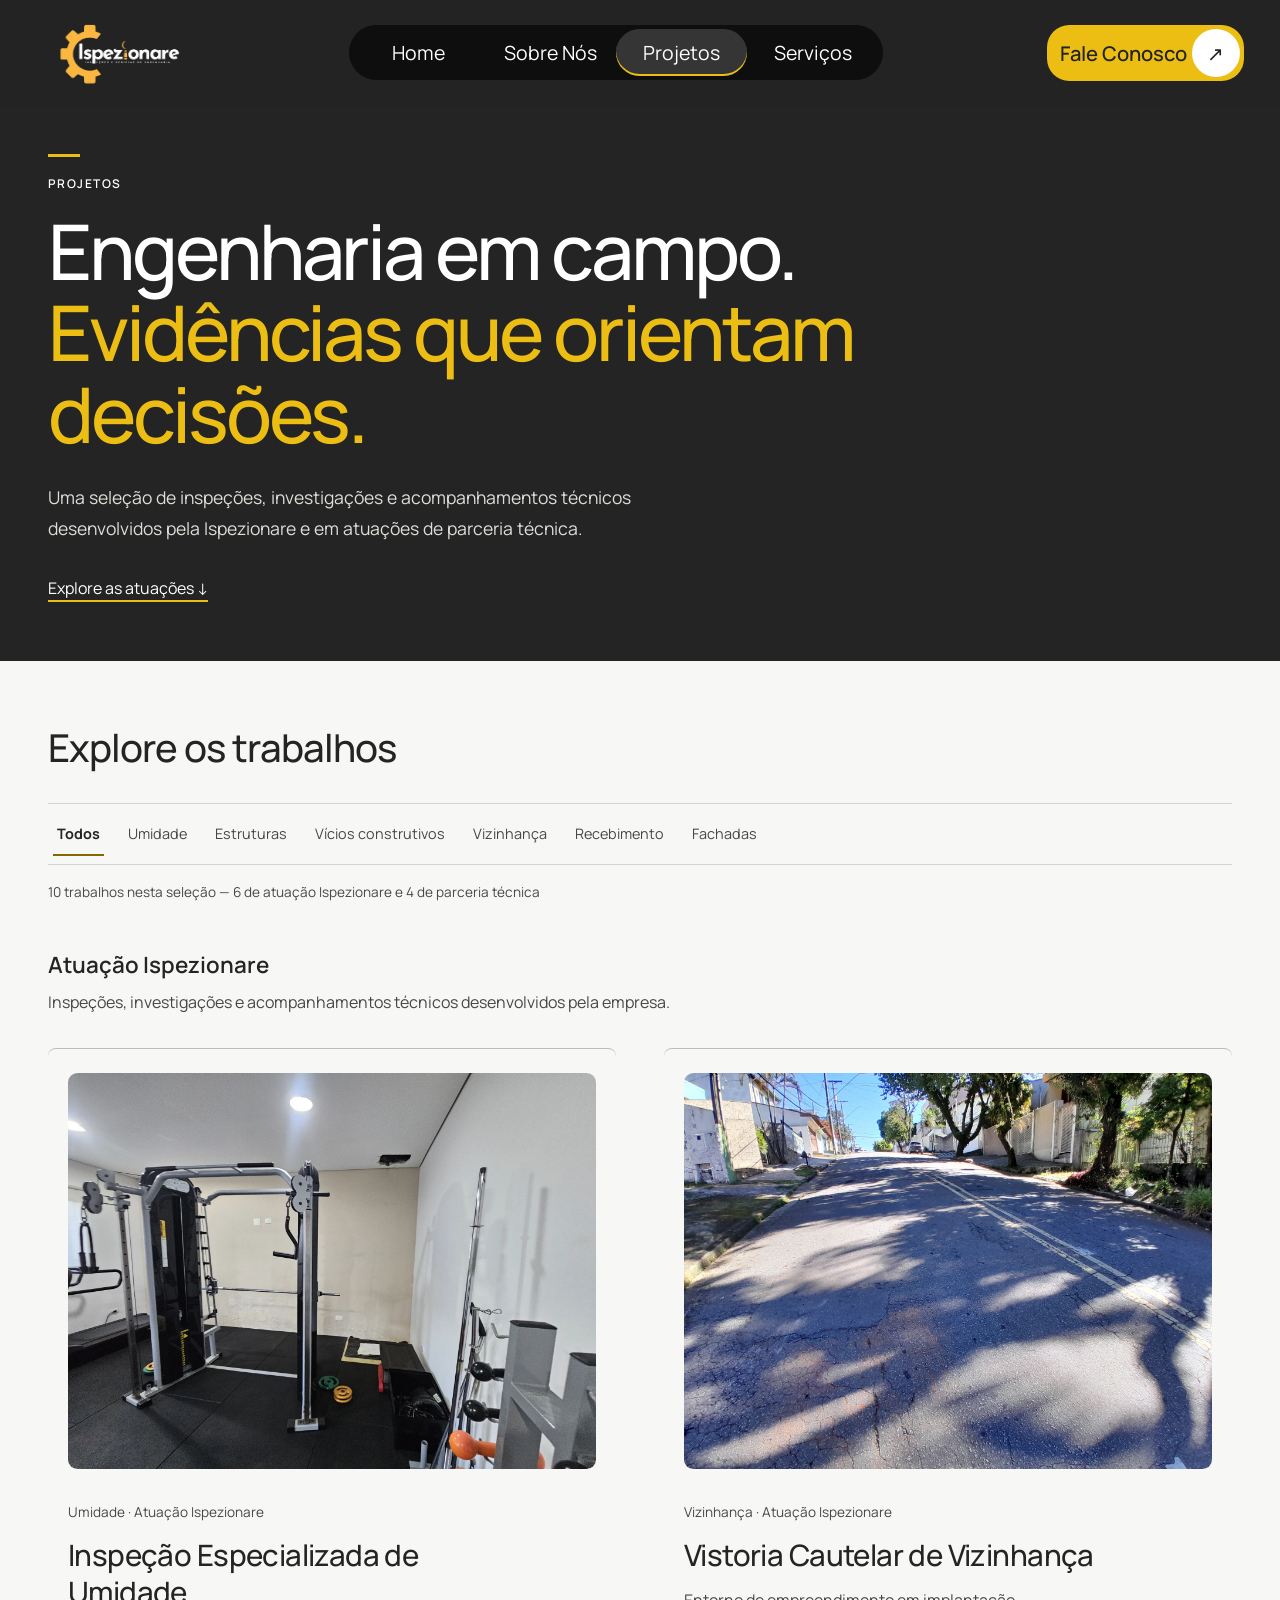
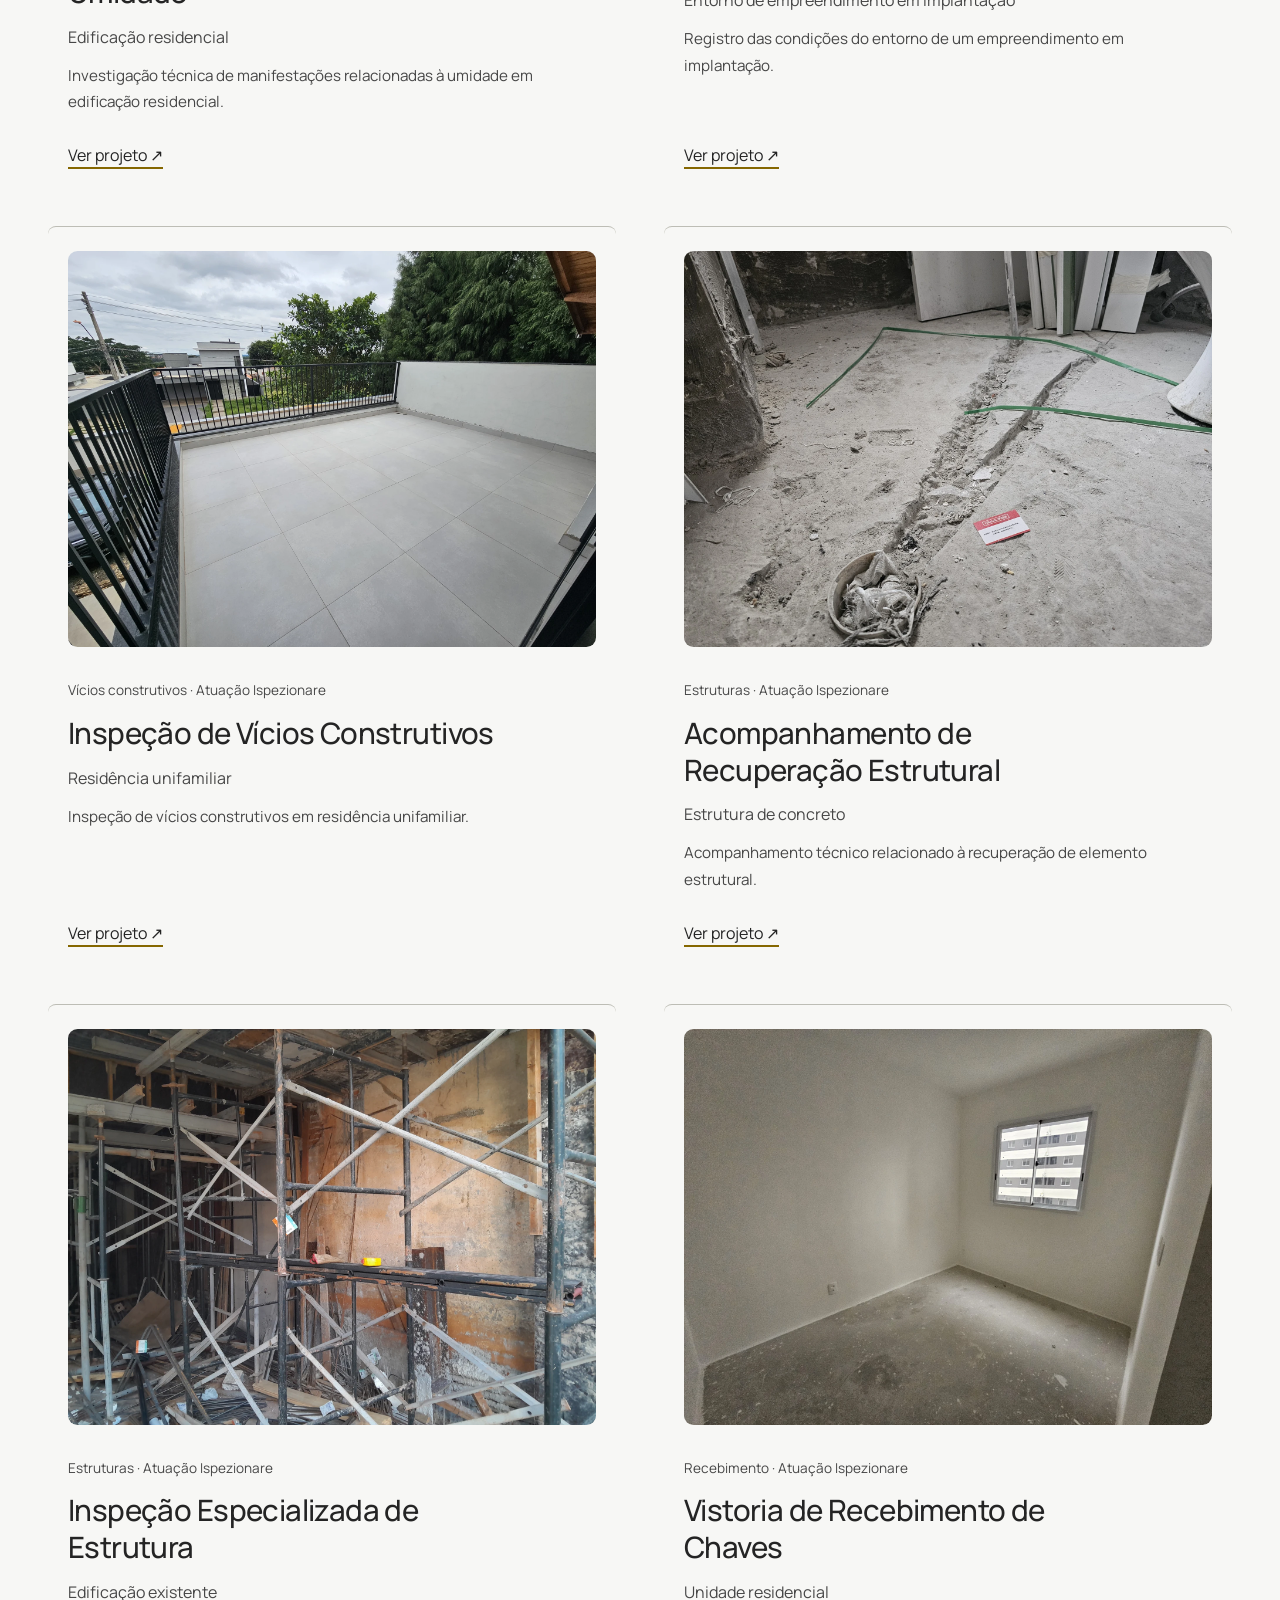
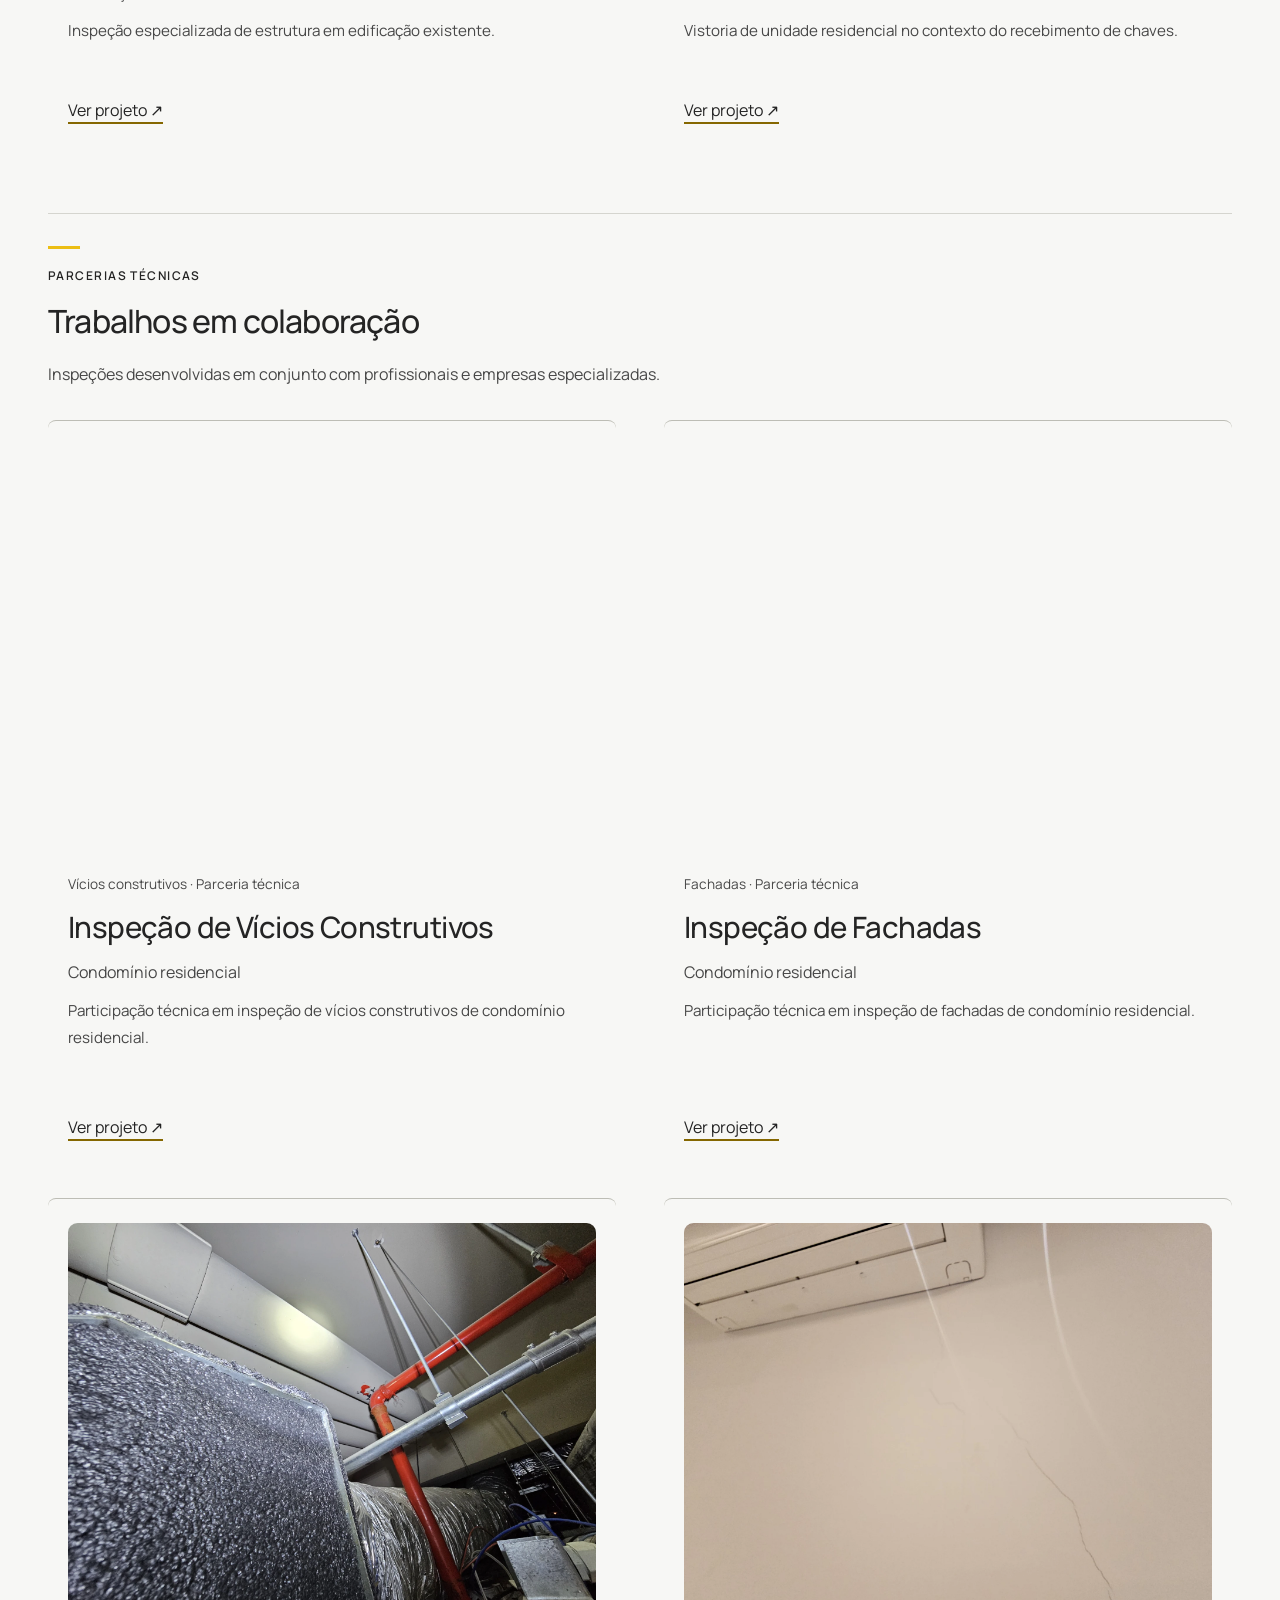
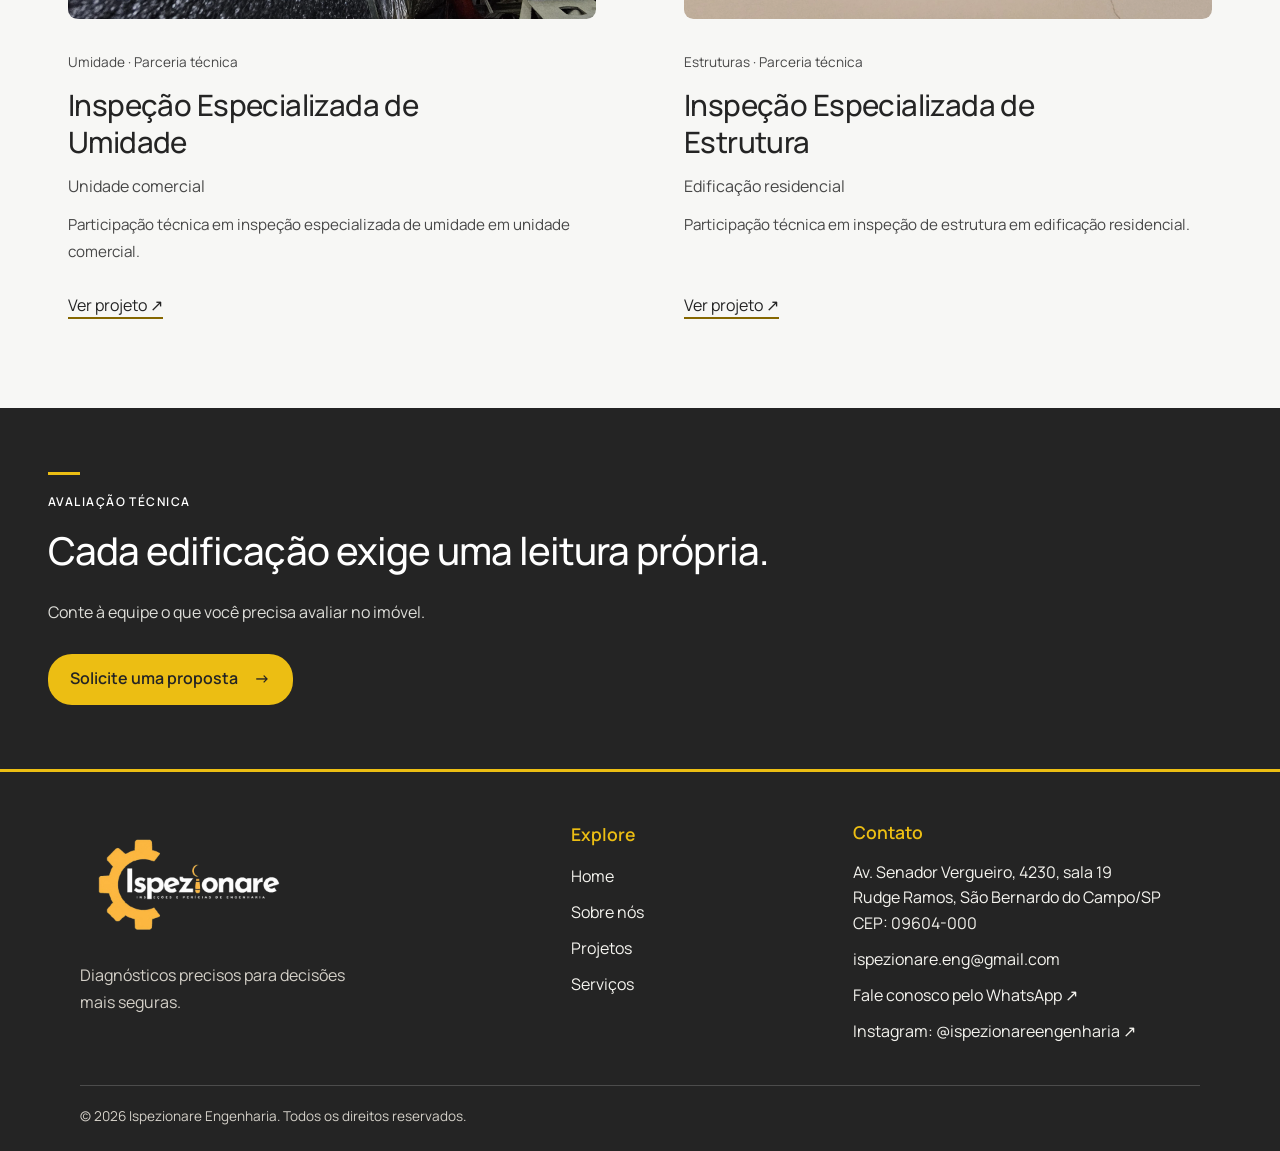
<file: pages/projects.html>
<!DOCTYPE html>
<html lang="pt-br">
<head>
    <meta charset="UTF-8">
    <meta name="viewport" content="width=device-width, initial-scale=1.0">
    <title>Projetos | Ispezionare — Engenharia Diagnóstica</title>
    <meta name="description" content="Projetos de Engenharia Diagnóstica em umidade, estruturas, fachadas, vícios construtivos e recebimento de obras. Atuação Ispezionare e parcerias técnicas.">
    <meta property="og:type" content="website">
    <meta property="og:locale" content="pt_BR">
    <meta property="og:site_name" content="Ispezionare Engenharia">
    <meta property="og:title" content="Projetos | Ispezionare — Engenharia Diagnóstica">
    <meta property="og:description" content="Engenharia em campo. Conheça inspeções, investigações e acompanhamentos técnicos da Ispezionare e experiências em parceria técnica.">
    <link rel="stylesheet" href="../styles/main.css">
    <link rel="stylesheet" href="../styles/projects.css">
    <link rel="icon" type="image/png" href="../images/images/icon.png?v=2">
</head>
<body class="projectsPage">
    <header class="headerItens isScrolled" data-solid-header>
        <div class="logo">
            <a href="../index.html" aria-label="Home"><img src="../images/images/logoHeader.png" class="logoHeader" alt="Ispezionare Engenharia" width="660" height="378" decoding="async"></a>
        </div>
        <nav class="icons" aria-label="Navegação principal">
            <a href="../index.html" class="iconsText">Home</a>
            <a href="aboutUs.html" class="iconsText">Sobre Nós</a>
            <a href="projects.html" class="iconsText" aria-current="page">Projetos</a>
            <a href="services.html" class="iconsText">Serviços</a>
        </nav>
        <div class="contact">
            <a href="https://wa.me/message/LAXNS5ODI656J1" class="waMe" target="_blank" rel="noopener noreferrer">
                <span class="waMeText">Fale Conosco</span>
                <span class="waMeArrow" aria-hidden="true">↗</span>
            </a>
        </div>
    </header>

    <main id="conteudo" tabindex="-1">
        <section class="projectsHero" aria-labelledby="projects-title">
            <div class="projectsContainer">
                <p class="projectsEyebrow">Projetos</p>
                <h1 id="projects-title">Engenharia em campo.<br><span>Evidências que orientam decisões.</span></h1>
                <p>Uma seleção de inspeções, investigações e acompanhamentos técnicos desenvolvidos pela Ispezionare e em atuações de parceria técnica.</p>
                <a class="projectsTextLink" href="#portfolio">Explore as atuações <span aria-hidden="true">↓</span></a>
            </div>
        </section>

<section class="projectsSection" id="portfolio" aria-labelledby="portfolio-titulo">
            <div class="projectsContainer">
                <div class="projectsHeading">
                    <h2 id="portfolio-titulo">Explore os trabalhos</h2>
                </div>
                <div class="projectsFilters" role="group" aria-label="Filtrar projetos por categoria" hidden>
                    <button type="button" data-category="todos" aria-pressed="true" aria-controls="own-projects partner-projects">Todos</button>
                    <button type="button" data-category="umidade" aria-pressed="false" aria-controls="own-projects partner-projects">Umidade</button>
                    <button type="button" data-category="estruturas" aria-pressed="false" aria-controls="own-projects partner-projects">Estruturas</button>
                    <button type="button" data-category="vicios" aria-pressed="false" aria-controls="own-projects partner-projects">Vícios construtivos</button>
                    <button type="button" data-category="vizinhanca" aria-pressed="false" aria-controls="own-projects partner-projects">Vizinhança</button>
                    <button type="button" data-category="recebimento" aria-pressed="false" aria-controls="own-projects partner-projects">Recebimento</button>
                    <button type="button" data-category="fachadas" aria-pressed="false" aria-controls="own-projects partner-projects">Fachadas</button>
                </div>
                <p id="project-count" class="projectCount" role="status" aria-live="polite" aria-atomic="true"></p>
                <p class="projectsEmpty" id="projects-empty" hidden>Nenhum projeto desta categoria está disponível nesta seleção. Escolha outra categoria ou consulte <a href="services.html">nossos serviços</a>.</p>
                <section id="own-section" class="projectsGroup" aria-labelledby="own-title" hidden>
                    <div class="projectsGroupHeading">
                        <h3 id="own-title">Atuação Ispezionare</h3>
                        <p>Inspeções, investigações e acompanhamentos técnicos desenvolvidos pela empresa.</p>
                    </div>
                    <div id="own-projects" class="projectsGrid"></div>
                </section>
                <section id="partner-section" class="projectsGroup projectsPartners" aria-labelledby="partner-title" hidden>
                    <div class="projectsHeading">
                        <p class="projectsEyebrow">Parcerias técnicas</p>
                        <h3 id="partner-title">Trabalhos em colaboração</h3>
                        <p>Inspeções desenvolvidas em conjunto com profissionais e empresas especializadas.</p>
                    </div>
                    <div id="partner-projects" class="projectsGrid"></div>
                </section>
                <noscript>
                    <div class="projectsFallback">
                        <h3>Atuação Ispezionare</h3>
                        <p>A seleção reúne inspeção especializada de umidade em edificação residencial, vistoria cautelar de vizinhança, inspeção de vícios construtivos em residência unifamiliar, acompanhamento de recuperação estrutural, inspeção especializada de estrutura e vistoria de recebimento de chaves.</p>
                        <h3>Parceria técnica</h3>
                        <p>As experiências em colaboração incluem inspeções de vícios construtivos e fachadas em condomínios residenciais, umidade em unidade comercial e estrutura em edificação residencial.</p>
                        <p>Ative o JavaScript para filtrar a seleção e abrir os detalhes de cada trabalho. Você também pode <a href="services.html">conhecer nossos serviços</a> ou <a href="https://wa.me/message/LAXNS5ODI656J1" target="_blank" rel="noopener noreferrer">conversar com a equipe</a>.</p>
                    </div>
                </noscript>
            </div>
        </section>

        <section class="projectsSection projectsClosing" aria-labelledby="contato-titulo">
            <div class="projectsContainer">
                <p class="projectsEyebrow">Avaliação técnica</p>
                <h2 id="contato-titulo">Cada edificação exige uma leitura própria.</h2>
                <p>Conte à equipe o que você precisa avaliar no imóvel.</p>
                <a class="projectsButton" href="https://wa.me/message/LAXNS5ODI656J1" target="_blank" rel="noopener noreferrer">Solicite uma proposta <span aria-hidden="true">→</span></a>
            </div>
        </section>
    </main>

    <dialog class="projectDialog" id="project-dialog" aria-modal="true" aria-labelledby="dialog-title">
        <div class="dialogToolbar">
            <p>Portfólio técnico</p>
            <button type="button" class="dialogClose" aria-label="Fechar detalhes do projeto" autofocus>Fechar <span aria-hidden="true">×</span></button>
        </div>
        <div class="dialogBody">
            <div id="dialog-cover" hidden></div>
            <h2 id="dialog-title"></h2>
            <p class="projectType" id="dialog-type"></p>
            <p class="dialogCategory" id="dialog-category"></p>
            <div class="dialogDetails">
                <section aria-labelledby="contexto-titulo"><h3 id="contexto-titulo">Contexto</h3><p id="dialog-summary"></p></section>
                <section aria-labelledby="atuacao-titulo"><h3 id="atuacao-titulo">Atuação</h3><p id="dialog-scope"></p></section>
                <section aria-labelledby="documentacao-titulo"><h3 id="documentacao-titulo">Documentação técnica</h3><ul id="dialog-documentation"></ul></section>
            </div>
            <section id="dialog-gallery-section" aria-labelledby="galeria-titulo" hidden>
                <h3 id="galeria-titulo">Registros de campo</h3>
                <div class="projectGallery" id="dialog-gallery"></div>
            </section>
            <a class="projectsButton" href="https://wa.me/message/LAXNS5ODI656J1" target="_blank" rel="noopener noreferrer">Precisa de uma avaliação semelhante? <span aria-hidden="true">→</span></a>
        </div>
    </dialog>

    <footer class="siteFooter">
        <div class="footerContent">
            <div class="footerBrand">
                <a href="../index.html" aria-label="Ispezionare Engenharia — início">
                    <img src="../images/images/logoHeader.png" alt="Ispezionare Engenharia" loading="lazy" width="660" height="378" decoding="async">
                </a>
                <p>Diagnósticos precisos para decisões mais seguras.</p>
            </div>
            <nav class="footerLinks" aria-label="Navegação do rodapé">
                <h2>Explore</h2>
                <a href="../index.html">Home</a>
                <a href="aboutUs.html">Sobre nós</a>
                <a href="projects.html" aria-current="page">Projetos</a>
                <a href="services.html">Serviços</a>
            </nav>
            <div class="footerContact">
                <h2>Contato</h2>
                <address>
                    <p>Av. Senador Vergueiro, 4230, sala 19<br>Rudge Ramos, São Bernardo do Campo/SP<br>CEP: 09604-000</p>
                    <a href="mailto:ispezionare.eng@gmail.com">ispezionare.eng@gmail.com</a>
                    <a href="https://wa.me/message/LAXNS5ODI656J1" target="_blank" rel="noopener noreferrer">Fale conosco pelo WhatsApp ↗</a>
                </address>
                <a href="https://www.instagram.com/ispezionareengenharia/" target="_blank" rel="noopener noreferrer">Instagram: @ispezionareengenharia ↗</a>
            </div>
        </div>
        <div class="footerBottom">
            <p>© 2026 Ispezionare Engenharia. Todos os direitos reservados.</p>
        </div>
    </footer>
    <script src="../scripts/header.js" defer></script>
    <script src="../scripts/projects.js" defer></script>
</body>
</html>
</file>
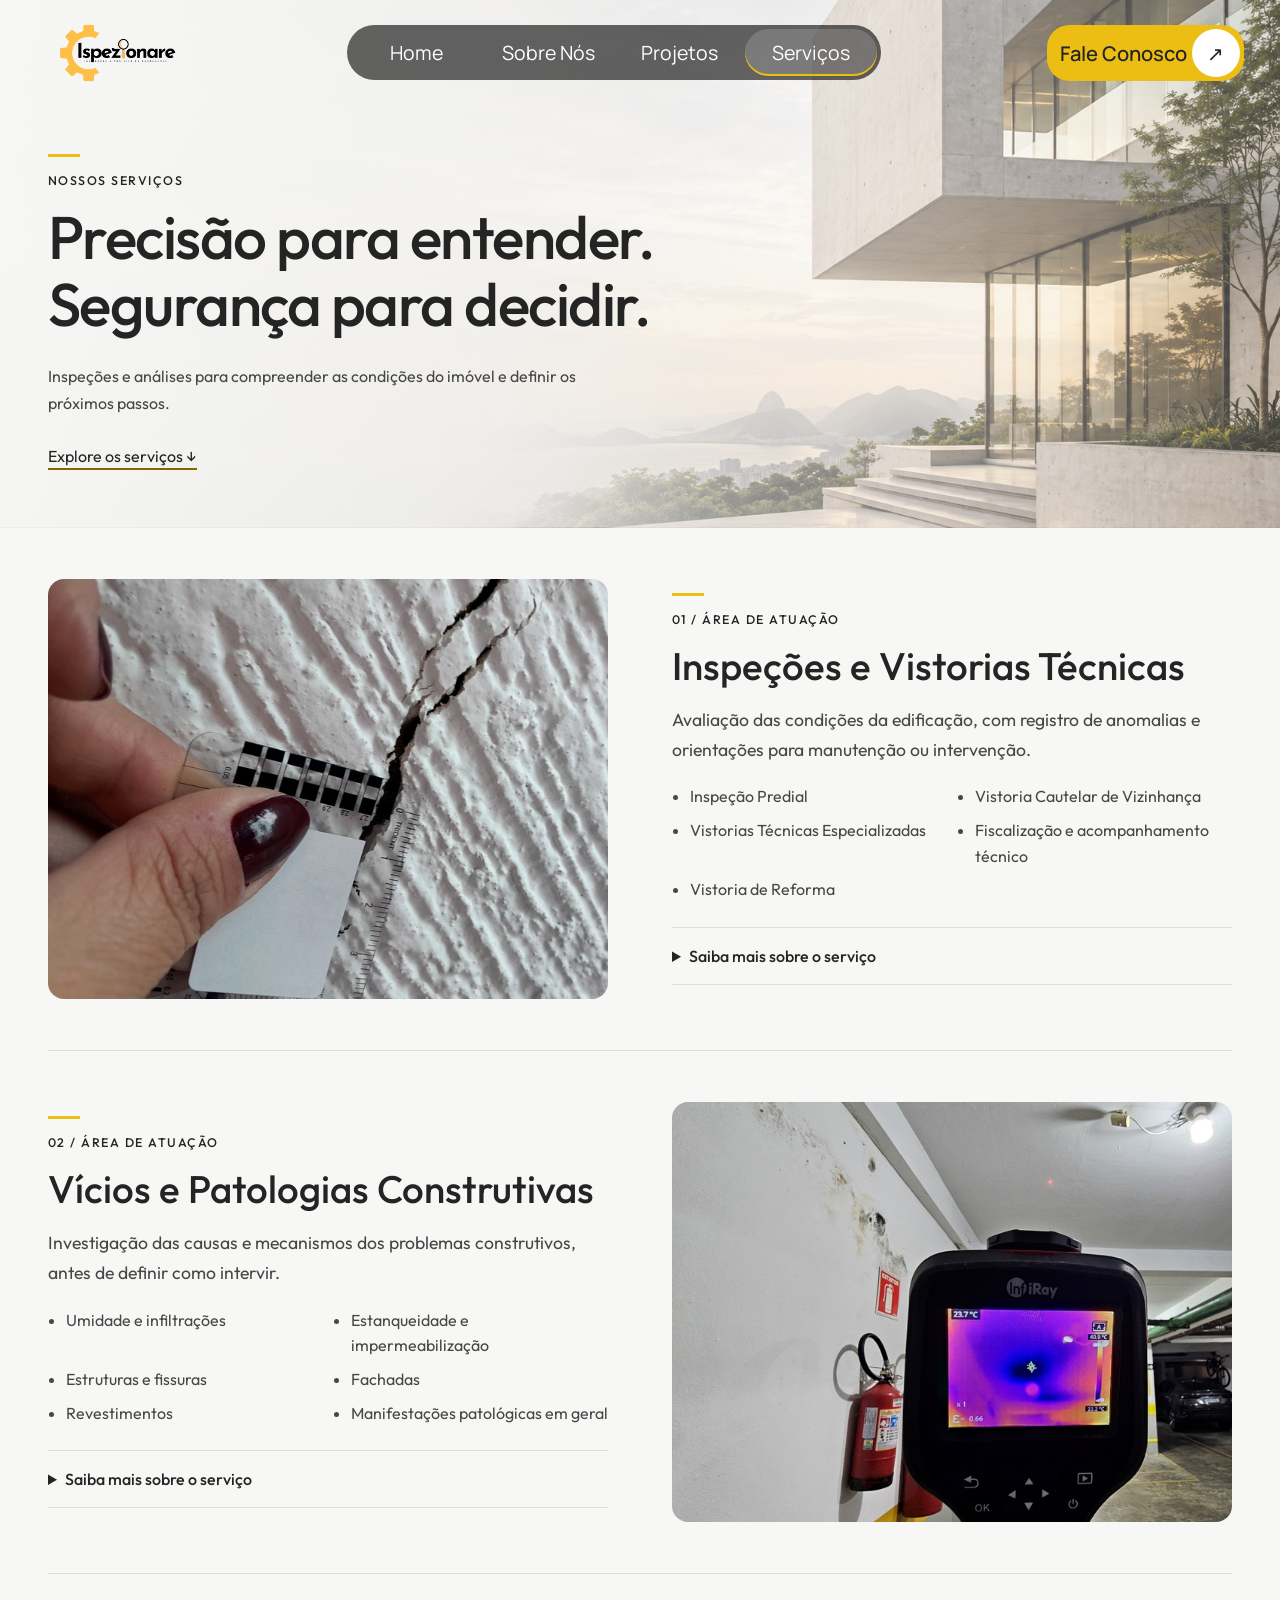
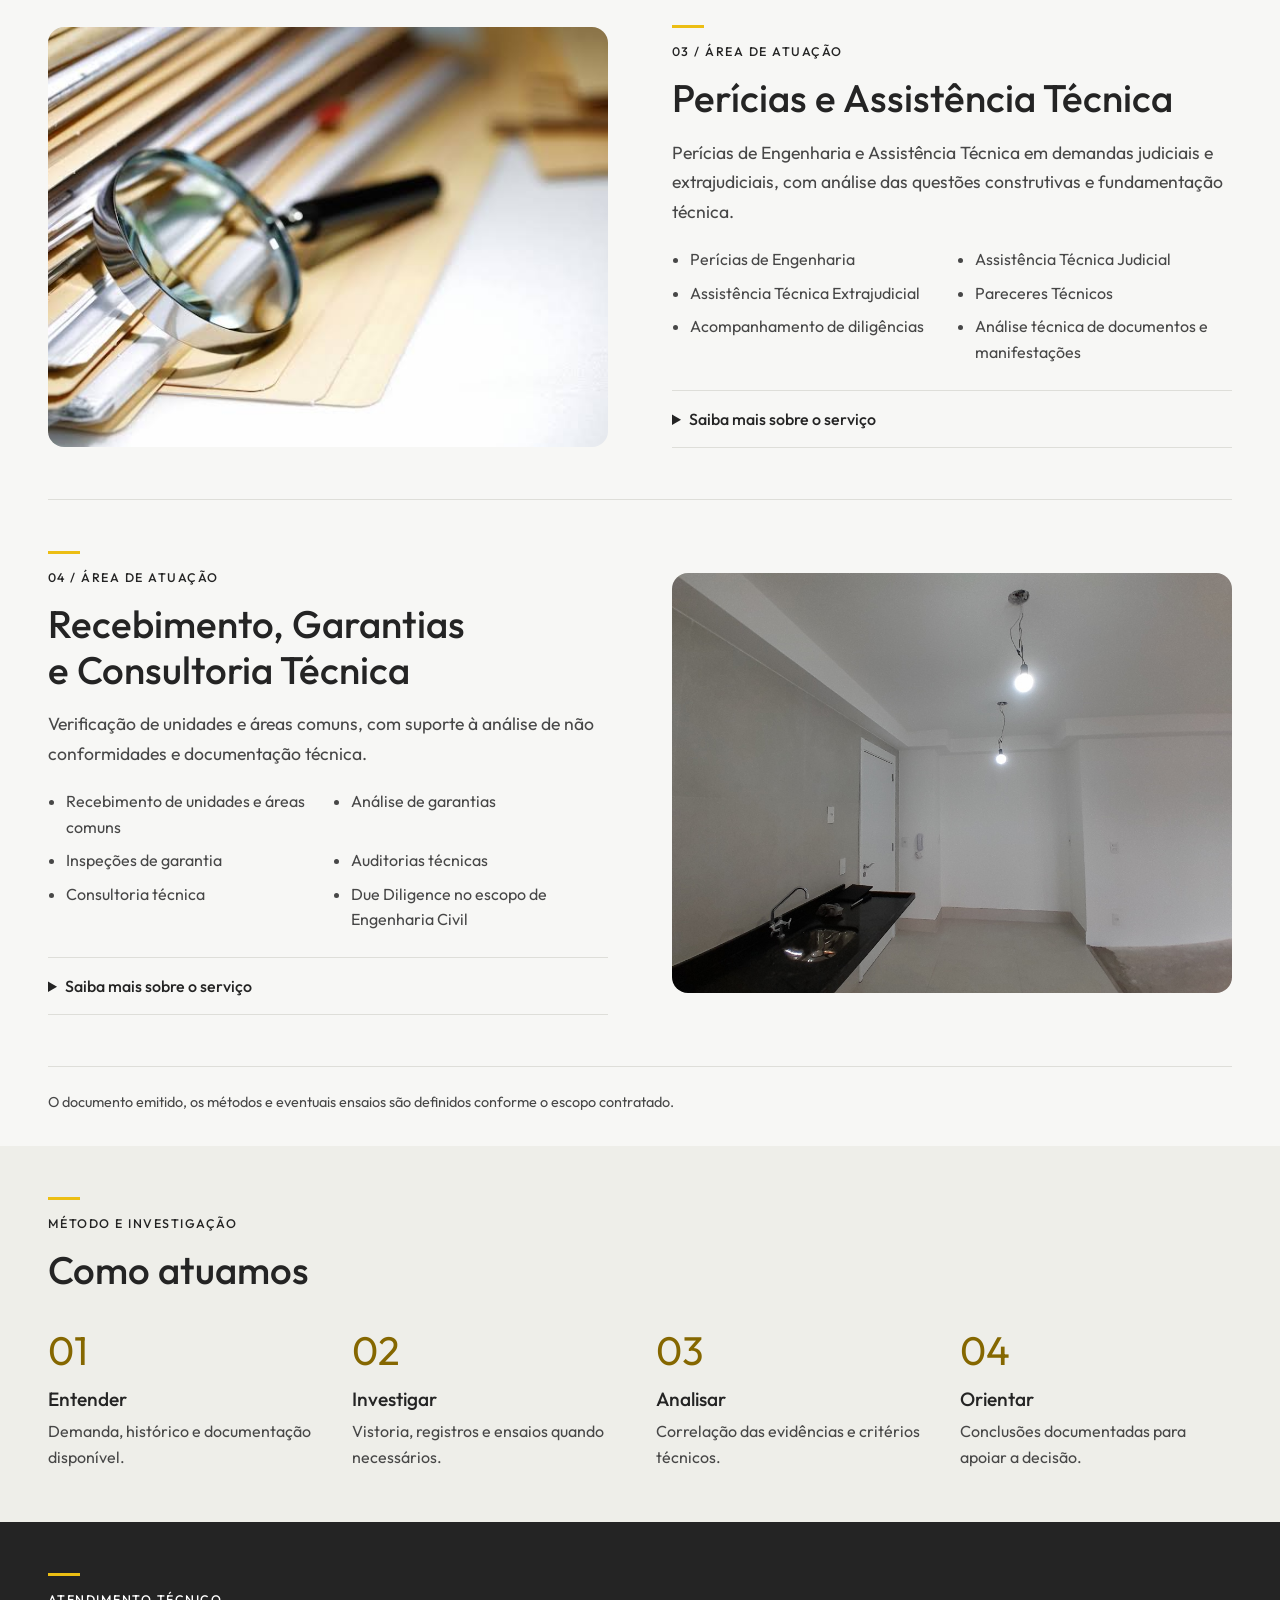
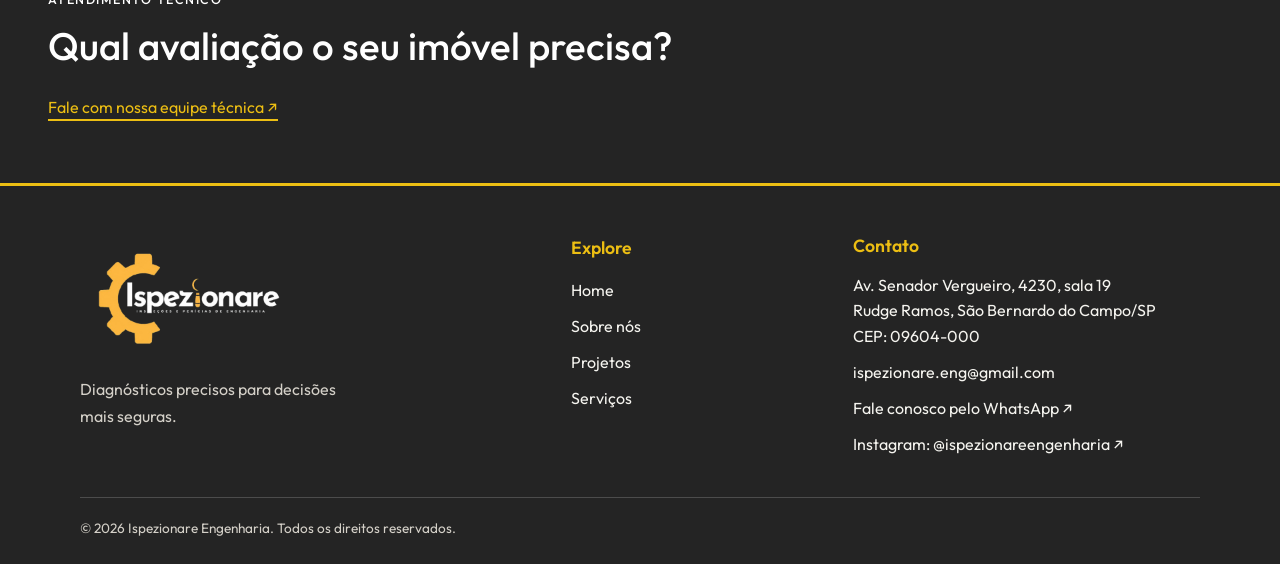
<file: pages/services.html>
<!DOCTYPE html>
<html lang="pt-br">
<head>
    <meta charset="UTF-8">
    <meta name="viewport" content="width=device-width, initial-scale=1.0">
    <title>Serviços | Ispezionare — Inspeções, Perícias e Engenharia Diagnóstica</title>
    <meta name="description" content="Inspeção Predial, investigação de umidade, estruturas e fachadas, perícias de engenharia, assistência técnica, recebimento de obras e análise de garantias.">
    <meta property="og:type" content="website">
    <meta property="og:locale" content="pt_BR">
    <meta property="og:site_name" content="Ispezionare Engenharia">
    <meta property="og:title" content="Serviços | Ispezionare — Inspeções, Perícias e Engenharia Diagnóstica">
    <meta property="og:description" content="Conheça as especialidades, quando contratar e o que a Ispezionare avalia em cada área de atuação.">
    <link rel="stylesheet" href="../styles/main.css">
    <link rel="stylesheet" href="../styles/services.css">
    <link rel="icon" type="image/png" href="../images/images/icon.png?v=2">
</head>
<body class="servicesPage">
    <header class="headerItens headerTransparent">
        <div class="logo">
            <a href="../index.html" aria-label="Home"><img src="../images/images/logoHeaderB.png" class="logoHeader" alt="Ispezionare Engenharia" width="1004" height="591" decoding="async"></a>
        </div>
        <nav class="icons" aria-label="Navegação principal">
            <a href="../index.html" class="iconsText">Home</a>
            <a href="aboutUs.html" class="iconsText">Sobre Nós</a>
            <a href="projects.html" class="iconsText">Projetos</a>
            <a href="services.html" class="iconsText" aria-current="page">Serviços</a>
        </nav>
        <div class="contact">
            <a href="https://wa.me/message/LAXNS5ODI656J1" class="waMe" target="_blank" rel="noopener noreferrer">
                <span class="waMeText">Fale Conosco</span>
                <span class="waMeArrow" aria-hidden="true">↗</span>
            </a>
        </div>
    </header>



    <main id="conteudo" tabindex="-1">
        <section class="initialContainerServices" aria-labelledby="services-title">
            <div class="sectionInner">
                <p class="sectionEyebrow">Nossos serviços</p>
                <h1 id="services-title">Precisão para entender.<br>Segurança para decidir.</h1>
                <p>Inspeções e análises para compreender as condições do imóvel e definir os próximos passos.</p>
                <a class="textLink" href="#inspecoes-vistorias">Explore os serviços <span aria-hidden="true">↓</span></a>
            </div>
        </section>
        <div class="servicesContainer">
            <section class="serviceVistoria" id="inspecoes-vistorias" aria-labelledby="service-title-0" tabindex="-1">
                <figure class="descImg"><img src="../images/images-services/firstService.jpg" alt="Medição da abertura de uma trinca com fissurômetro." width="744" height="842" loading="lazy" decoding="async"></figure>
                <div class="serviceCopy">
                    <p class="sectionEyebrow">01 / Área de atuação</p>
                    <h2 id="service-title-0">Inspeções e Vistorias Técnicas</h2>
                    <p>Avaliação das condições da edificação, com registro de anomalias e orientações para manutenção ou intervenção.</p>
                    <ul class="serviceSpecialties" aria-label="Especialidades em inspeções e vistorias">
                        <li>Inspeção Predial</li>
                        <li>Vistoria Cautelar de Vizinhança</li>
                        <li>Vistorias Técnicas Especializadas</li>
                        <li>Fiscalização e acompanhamento técnico</li>
                        <li>Vistoria de Reforma</li>
                    </ul>
                    <details class="serviceDetails">
                        <summary>Saiba mais sobre o serviço</summary>
                        <dl>
                            <div><dt>Indicado para</dt><dd>Planejar a manutenção, registrar as condições dos imóveis vizinhos antes de uma obra ou acompanhar obras e reformas.</dd></div>
                            <div><dt>O que avaliamos</dt><dd>Sistemas construtivos, conservação, manifestações aparentes e condições de execução, conforme a finalidade da vistoria.</dd></div>
                            <div><dt>Entrega técnica</dt><dd>Relatório ou laudo com registros fotográficos e orientações.</dd></div>
                        </dl>
                    </details>
                </div>
            </section>
            <section class="serviceVistoria" id="diagnostico-patologias-construtivas" aria-labelledby="service-title-1" tabindex="-1">
                <figure class="descImg"><img src="../images/images-services/secondService.jpg" alt="Câmera termográfica diante de uma parede em garagem." width="744" height="842" loading="lazy" decoding="async"></figure>
                <div class="serviceCopy">
                    <p class="sectionEyebrow">02 / Área de atuação</p>
                    <h2 id="service-title-1">Vícios e Patologias Construtivas</h2>
                    <p>Investigação das causas e mecanismos dos problemas construtivos, antes de definir como intervir.</p>
                    <ul class="serviceSpecialties" aria-label="Especialidades em Patologia das Construções">
                        <li>Umidade e infiltrações</li>
                        <li>Estanqueidade e impermeabilização</li>
                        <li>Estruturas e fissuras</li>
                        <li>Fachadas</li>
                        <li>Revestimentos</li>
                        <li>Manifestações patológicas em geral</li>
                    </ul>
                    <details class="serviceDetails">
                        <summary>Saiba mais sobre o serviço</summary>
                        <dl>
                            <div><dt>Indicado para</dt><dd>Problemas recorrentes, reparos sem resultado ou dúvidas sobre a origem.</dd></div>
                            <div><dt>O que avaliamos</dt><dd>Manifestações construtivas, materiais, condições de exposição, histórico e evidências de campo, com ensaios quando previstos no escopo.</dd></div>
                            <div><dt>Entrega técnica</dt><dd>Laudo com análise das evidências e conclusões da investigação.</dd></div>
                        </dl>
                    </details>
                </div>
            </section>
            <section class="serviceVistoria" id="pericias-assistencia-tecnica" aria-labelledby="service-title-2" tabindex="-1">
                <figure class="descImg"><img src="../images/images-index/squareTwo_img.png" alt="Lupa sobre documentos organizados em uma mesa." width="678" height="452" loading="lazy" decoding="async"></figure>
                <div class="serviceCopy">
                    <p class="sectionEyebrow">03 / Área de atuação</p>
                    <h2 id="service-title-2">Perícias e Assistência Técnica</h2>
                    <p>Perícias de Engenharia e Assistência Técnica em demandas judiciais e extrajudiciais, com análise das questões construtivas e fundamentação técnica.</p>
                    <ul class="serviceSpecialties" aria-label="Especialidades em perícias e assistência técnica">
                        <li>Perícias de Engenharia</li>
                        <li>Assistência Técnica Judicial</li>
                        <li>Assistência Técnica Extrajudicial</li>
                        <li>Pareceres Técnicos</li>
                        <li>Acompanhamento de diligências</li>
                        <li>Análise técnica de documentos e manifestações</li>
                    </ul>
                    <details class="serviceDetails">
                        <summary>Saiba mais sobre o serviço</summary>
                        <dl>
                            <div><dt>Indicado para</dt><dd>Demandas judiciais ou extrajudiciais envolvendo edificações.</dd></div>
                            <div><dt>O que avaliamos</dt><dd>Documentos, condições construtivas e questões da perícia.</dd></div>
                            <div><dt>Entrega técnica</dt><dd>Pareceres, quesitos, manifestações e acompanhamento de diligências.</dd></div>
                        </dl>
                    </details>
                </div>
            </section>
            <section class="serviceVistoria" id="recebimento-garantias-consultoria" aria-labelledby="service-title-3" tabindex="-1">
                <figure class="descImg"><img src="../images/images-services/thirdService.jpg" alt="Interior de unidade residencial com bancada e instalações aparentes." width="1024" height="768" loading="lazy" decoding="async"></figure>
                <div class="serviceCopy">
                    <p class="sectionEyebrow">04 / Área de atuação</p>
                    <h2 id="service-title-3">Recebimento, Garantias e Consultoria Técnica</h2>
                    <p>Verificação de unidades e áreas comuns, com suporte à análise de não conformidades e documentação técnica.</p>
                    <ul class="serviceSpecialties" aria-label="Especialidades em recebimento, garantias e consultoria">
                        <li>Recebimento de unidades e áreas comuns</li>
                        <li>Análise de garantias</li>
                        <li>Inspeções de garantia</li>
                        <li>Auditorias técnicas</li>
                        <li>Consultoria técnica</li>
                        <li>Due Diligence no escopo de Engenharia Civil</li>
                    </ul>
                    <details class="serviceDetails">
                        <summary>Saiba mais sobre o serviço</summary>
                        <dl>
                            <div><dt>Indicado para</dt><dd>Recebimento de Obras, verificação durante o período de garantia e decisões que exijam avaliação técnica do imóvel.</dd></div>
                            <div><dt>O que avaliamos</dt><dd>Acabamentos, instalações, sistemas construtivos, histórico de manutenção e condições previstas nos documentos disponíveis.</dd></div>
                            <div><dt>Entrega técnica</dt><dd>Relatório de vistoria ou parecer, conforme a demanda.</dd></div>
                        </dl>
                    </details>
                </div>
            </section>
            <p class="serviceScope">O documento emitido, os métodos e eventuais ensaios são definidos conforme o escopo contratado.</p>
        </div>
        <section class="servicesSection methodologySection" aria-labelledby="como-atuamos">
            <div class="sectionInner">
                <p class="sectionEyebrow">Método e investigação</p>
                <h2 id="como-atuamos">Como atuamos</h2>
                <ol class="methodSteps">
                    <li><span aria-hidden="true">01</span><h3>Entender</h3><p>Demanda, histórico e documentação disponível.</p></li>
                    <li><span aria-hidden="true">02</span><h3>Investigar</h3><p>Vistoria, registros e ensaios quando necessários.</p></li>
                    <li><span aria-hidden="true">03</span><h3>Analisar</h3><p>Correlação das evidências e critérios técnicos.</p></li>
                    <li><span aria-hidden="true">04</span><h3>Orientar</h3><p>Conclusões documentadas para apoiar a decisão.</p></li>
                </ol>
            </div>
        </section>
        <section class="finalContact" aria-labelledby="avaliacao-independente">
            <div class="sectionInner">
                <p class="sectionEyebrow">Atendimento técnico</p>
                <h2 id="avaliacao-independente">Qual avaliação o seu imóvel precisa?</h2>
                <a class="textLink" href="https://wa.me/message/LAXNS5ODI656J1" target="_blank" rel="noopener noreferrer">Fale com nossa equipe técnica <span aria-hidden="true">↗</span></a>
            </div>
        </section>
    </main>

    <footer class="siteFooter">
        <div class="footerContent">
            <div class="footerBrand">
                <a href="../index.html" aria-label="Ispezionare Engenharia — início">
                    <img src="../images/images/logoHeader.png" alt="Ispezionare Engenharia" loading="lazy" width="660" height="378" decoding="async">
                </a>
                <p>Diagnósticos precisos para decisões mais seguras.</p>
            </div>
            <nav class="footerLinks" aria-label="Navegação do rodapé">
                <h2>Explore</h2>
                <a href="../index.html">Home</a>
                <a href="aboutUs.html">Sobre nós</a>
                <a href="projects.html">Projetos</a>
                <a href="services.html" aria-current="page">Serviços</a>
            </nav>
            <div class="footerContact">
                <h2>Contato</h2>
                <address>
                    <p>Av. Senador Vergueiro, 4230, sala 19<br>Rudge Ramos, São Bernardo do Campo/SP<br>CEP: 09604-000</p>
                    <a href="mailto:ispezionare.eng@gmail.com">ispezionare.eng@gmail.com</a>
                    <a href="https://wa.me/message/LAXNS5ODI656J1" target="_blank" rel="noopener noreferrer">Fale conosco pelo WhatsApp ↗</a>
                </address>
                <a href="https://www.instagram.com/ispezionareengenharia/" target="_blank" rel="noopener noreferrer">Instagram: @ispezionareengenharia ↗</a>
            </div>
        </div>
        <div class="footerBottom">
            <p>© 2026 Ispezionare Engenharia. Todos os direitos reservados.</p>
        </div>
    </footer>
    <script src="../scripts/header.js" defer></script>
</body>
</html>
</file>
<file: styles/main.css>
@import url('https://fonts.googleapis.com/css2?family=Manrope:wght@400;500;600;700&family=Outfit:wght@400;500;600&display=swap');
* {
    padding: 0;
    margin: 0;
}
body {
    min-height: 100vh;
    font-family: "Manrope", sans-serif;
    display: flex;
    flex-direction: column;
}
body > * {
    flex-shrink: 0;
}
/*  Header  */

.headerItens,
.headerItens *,
.headerItens *::before,
.headerItens *::after {
    box-sizing: border-box;
}
.headerItens .logo a {
    display: block;
    height: 100%;
    min-width: 0;
}
.headerItens,
.headerItens * {
    font-family: "Manrope", sans-serif;
}
.headerItens {
    position: fixed;
    inset: 0 0 auto;
    z-index: 1000;
    display: grid;
    grid-template-columns: auto 1fr auto;
    grid-template-rows: minmax(0, 1fr);
    height: 6.6125rem;
    background: linear-gradient(rgb(0 0 0 / 35%), transparent);
    transition: background-color .2s;
    color: white;
}
.headerItens .logo {
    display: flex;
    padding-left: 3rem;
    align-items: center;
    height: 5.175rem;
    align-self: center;
}
.logoHeader {
    display: block;
    height: 100%;
    width: auto;
}
.headerItens .icons {
    align-self: center;
    min-height: 3.45rem;
    display: flex;
    justify-self: center;
    align-items: stretch;
    padding: 0.25rem;
    background-color: rgb(0 0 0 / 60%);
    width: min(100%, 33.35rem);
    border-radius: 3.5rem;
    margin: 0.25rem;
    font-size: 11.5px;
}
.iconsText {
    display: flex;
    flex: 1;
    align-items: center;
    justify-content: center;
    font-family: "Manrope", sans-serif;
    font-size: 1.7em;
    color: inherit;
    text-decoration: none;
    border-radius: 3.5rem;
    transition: 0.2s;
    cursor: pointer;
}
.iconsText:hover{
    background-color: white;
    color: black;
}
.headerItens .contact {
    align-self: center;
    height: 4.025rem;
    display: flex;
    justify-content: right;
    padding: .25rem;
    padding-right: 2rem;
    align-items: center;
}
.waMe {
    display: flex;
    align-items: center;
    justify-content: center;
    gap: .3rem;
    padding: .25rem;
    padding-left: 0.8rem;
    background-color: #ecbe13;
    border-radius: 1.4rem;
    margin: .25rem;
    height: 100%;
    font-family: "Manrope", sans-serif;
    font-size: 1.4em;
    color: inherit;
    text-decoration: none;
    font-weight: 550;
    transition: .2s;
}
.waMeText,
.waMeArrow {
    display: flex;
    align-items: center;
    justify-content: center;
    height: 100%;
    transition: .2s;
    font-size: 1.265rem;
}
.waMeArrow {
    aspect-ratio: 1;
    flex-shrink: 0;
    border-radius: 50%;
    color: #ecbe13;
    background-color: white;
}
.waMe:hover{
    color: #ecbe13;
    background-color: white;
}
.waMe:hover .waMeArrow,
.waMe:focus-visible .waMeArrow {
    color: white;
    background-color: #ecbe13;
}

.headerItens.isScrolled {
    background: rgb(36 36 36 / 97%);
}
.headerItens .waMe, .headerItens .waMeArrow {
    color: #242424;
}
.headerItens a:focus-visible {
    outline: 3px solid #ecbe13;
    outline-offset: 5px;
}
/* footer */

.siteFooter {
    margin-top: auto;
    padding: 3rem clamp(1.25rem, 4vw, 5rem) 1.5rem;
    background-color: #242424;
    color: #f5f4ef;
    border-top: 3px solid #ecbe13;
}
.footerContent {
    display: grid;
    grid-template-columns: 1.3fr .7fr 1fr;
    gap: 2.5rem;
    max-width: 1120px;
    margin-inline: auto;
}
.footerContent > * {
    min-width: 0;
    overflow-wrap: anywhere;
}
.footerBrand img {
    display: block;
    width: 220px;
    max-width: 100%;
    height: auto;
}
.footerBrand p {
    max-width: 280px;
    margin-top: 1rem;
    color: #d4d0c8;
    line-height: 1.7;
}
.siteFooter h2 {
    margin-bottom: 1rem;
    color: #ecbe13;
    font-size: 1.1rem;
    font-weight: 600;
}
.footerLinks, .footerContact address {
    display: flex;
    flex-direction: column;
    align-items: flex-start;
    gap: .65rem;
    font-style: normal;
    line-height: 1.6;
}
.footerLinks h2 {
    margin-bottom: .35rem;
}
.footerContact > a {
    display: inline-block;
    margin-top: .65rem;
    line-height: 1.6;
}
.siteFooter a {
    color: inherit;
    text-decoration: none;
    text-underline-offset: .25em;
}
.siteFooter a:hover {
    color: #ecbe13;
    text-decoration: underline;
}
.siteFooter a:focus-visible {
    outline: 2px solid #ecbe13;
    outline-offset: 5px;
    border-radius: 2px;
}
.footerBottom {
    max-width: 1120px;
    margin: 2.5rem auto 0;
    padding-top: 1.25rem;
    border-top: 1px solid rgb(255 255 255 / 18%);
    color: #d4d0c8;
    font-size: .85rem;
    line-height: 1.6;
}

/*  general  */

.yText {
    color: #ecbe13;
}

@media (max-width: 1100px) {
    .headerItens .logo {
        padding-left: 1rem;
    }
    .headerItens .contact {
        padding-right: 1rem;
    }
    .headerItens .icons {
        width: 95%;
    }
}
@media (max-width: 760px) {
    .headerItens {
        height: auto;
        grid-template-columns: minmax(0, 1fr) auto;
        grid-template-rows: auto auto;
        padding: .5rem;
        gap: .75rem .5rem;
    }
    .headerItens .logo {
        height: 4.025rem;
        padding-left: .25rem;
        min-width: 0;
    }
    .headerItens .logo img {
        height: 4.025rem;
    }
    .headerItens .logoHeader {
        max-width: 100%;
        object-fit: contain;
    }
    .headerItens .contact {
        padding: 0;
        height: 3.45rem;
    }
    .headerItens .iconsText {
        font-size: 1.035rem;
    }
    .headerItens .waMe {
        margin: 0;
        border-radius: 100px;
    }
    .headerItens .waMeText {
        font-size: 1rem;
        white-space: nowrap;
    }
    .headerItens .icons {
        grid-column: 1 / -1;
        grid-row: 2;
        width: 100%;
        margin: 0;
        min-height: 3.1625rem;
    }
    .footerContent {
        grid-template-columns: minmax(0, 1fr);
    }
}

:root {
    --header-height: 6.6125rem;
}
*, *::before, *::after {
    box-sizing: border-box;
}
[id] {
    scroll-margin-top: calc(var(--header-height) + 1rem);
}
.iconsText[aria-current="page"] {
    background: rgb(255 255 255 / 16%);
    box-shadow: inset 0 -2px #ecbe13;
}
.iconsText[aria-current="page"]:hover {
    background: #fff;
    color: #242424;
}
.visuallyHidden {
    position: absolute;
    width: 1px;
    height: 1px;
    overflow: hidden;
    clip-path: inset(50%);
    white-space: nowrap;
}
@media (max-width: 760px) {
    :root {
        --header-height: 9rem;
    }
}
@media (prefers-reduced-motion: reduce) {
    .headerItens, .headerItens * {
        transition: none;
    }
}
</file>
<file: styles/index.css>
.homePage {
    --homeGold: #ecbe13;
    --homeInk: #242424;
    --homeMuted: #474747;
    --homePaper: #f7f7f5;
    --homeLine: #d5d5cf;
    --homeGutter: clamp(1.25rem, 4vw, 3rem);
    min-height: 100vh;
    background: var(--homePaper);
    color: var(--homeInk);
    font-family: "Manrope", sans-serif;
    overflow-wrap: break-word;
}
.homePage *, .homePage *::before, .homePage *::after {
    box-sizing: border-box;
}
.homePage button {
    font-family: inherit;
}

.homePage a:focus-visible, .homePage button:focus-visible {
    outline: 3px solid #856700;
    outline-offset: 5px;
}

.homePage .problemsImg:focus-visible {
    outline-offset: -5px;
    outline-color: var(--homeGold);
}
.homePage [id] {
    scroll-margin-top: calc(var(--header-height) + 1rem);
}
.homeContainer {
    width: min(100% - 2 * var(--homeGutter), 1200px);
    margin-inline: auto;
}
.homeSection {
    padding-block: clamp(3rem, 5vw, 5rem);
}
.homeTint {
    background: #eeeee9;
}
.homePage main h2 {
    font-size: clamp(1.8rem, 3vw, 2.8rem);
    font-weight: 500;
    line-height: 1.2;
    letter-spacing: -.025em;
    text-wrap: balance;
}
.homePage main h3 {
    font-size: 1.2rem;
    font-weight: 600;
    line-height: 1.4;
}
.homePage main p {
    line-height: 1.75;
}
.homeEyebrow {
    margin-bottom: 1rem;
    font-size: .75rem;
    font-weight: 600;
    letter-spacing: .12em;
    text-transform: uppercase;
}
.homeEyebrow::before {
    content: "";
    display: block;
    width: 2rem;
    height: 3px;
    margin-bottom: 1rem;
    background: var(--homeGold);
}
.homeHeading {
    max-width: 48rem;
    margin-bottom: 2.5rem;
}
.hero {
    display: flex;
    align-items: center;
    min-height: min(900px, 100svh);
    padding-block: calc(var(--header-height) + 4rem) 5rem;
    color: #fff;
    background-color: var(--homeInk);
    background-image: linear-gradient(90deg, rgb(0 0 0 / 70%), rgb(0 0 0 / 18%)), url(../images/images-index/background.png);
    background-position: center;
    background-size: cover;
}
.mainPart h1 {
    max-width: 60rem;
    font-size: clamp(3rem, 5.5vw, 5.25rem);
    font-weight: 500;
    line-height: 1.06;
    letter-spacing: -.04em;
    text-wrap: balance;
}
.heroDescription {
    max-width: 46rem;
    margin-top: 1.5rem;
    font-size: clamp(1rem, 1.3vw, 1.2rem);
    color: #f2f2ef;
}
.homeActions {
    display: flex;
    flex-wrap: wrap;
    align-items: center;
    gap: 1rem 2rem;
    margin-top: 2rem;
}
.homeButton {
    display: inline-flex;
    align-items: center;
    justify-content: center;
    gap: 1rem;
    min-height: 3.1rem;
    padding: .8rem 1.4rem;
    border-radius: 1.5rem;
    background: var(--homeGold);
    color: var(--homeInk);
    font-weight: 600;
    text-decoration: none;
    transition: background-color .2s;
}
.homeButton:hover {
    background: #fff;
}
.homeTextLink {
    display: inline-block;
    padding-block: .75rem;
    color: inherit;
    text-decoration-color: #856700;
    text-decoration-thickness: 2px;
    text-underline-offset: .4em;
    line-height: 1.6;
    transition: .2s;
}
.homeTextLink:hover {
    text-decoration-color: white;
    color: #856700;
}
.homeProject .homeTextLink:hover {
    color: currentColor;
}
.hero .homeTextLink {
    text-decoration-color: var(--homeGold);
}
.hero .homeTextLink:hover {
    color: var(--homeGold);
    text-decoration-color: white;
}
.homeSectionLink {
    margin-top: 1.5rem;
}
.homeIntro {
    display: grid;
    grid-template-columns: minmax(0, .9fr) minmax(0, 1.1fr);
    gap: clamp(2rem, 5vw, 5rem);
    align-items: center;
}
.homeAuthority {
    padding-block: 1.25rem;
    border-bottom: 1px solid var(--homeLine);
}
.homeAuthority ul {
    display: grid;
    grid-template-columns: 1.3fr 1fr 1fr 1fr;
    align-items: center;
    list-style: none;
}
.homeAuthority li {
    padding-inline: 1.25rem;
    font-size: .95rem;
    line-height: 1.6;
}
.homeAuthority li:first-child {
    padding-left: 0;
}
.homeAuthority li + li {
    border-left: 1px solid var(--homeLine);
}
.homeAuthority small {
    display: block;
    color: var(--homeMuted);
    font-size: .8rem;
}
.homeCopy p {
    color: var(--homeMuted);
}
.homeCopy > * + * {
    margin-top: 1rem;
}
.servicesSquares {
    display: grid;
    grid-template-columns: repeat(2, minmax(0, 1fr));
    gap: 1.5rem;
}
.cardLink {
    display: block;
    color: inherit;
    text-decoration: none;
}
.squares {
    height: 100%;
    padding: 0 0 1rem;
    border: 0;
    border-radius: .8rem;
    background: transparent;
    transition: .2s;
}
.cardLink:hover .squares {
    color: #856700;
    transform: scale(1.005);
}
.squares img {
    display: block;
    width: 100%;
    height: auto;
    aspect-ratio: 16 / 10;
    object-fit: cover;
    border-radius: .5rem;
}
.serviceNumber {
    display: block;
    margin-block: 1.25rem .75rem;
    font-size: .85rem;
    color: #786000;
}
.squares p {
    margin-top: .75rem;
    color: var(--homeMuted);
}

/* Cards */
.problems {
    padding: clamp(3rem, 5vw, 5rem) var(--homeGutter);
    color: #242424;
    background-color: #e9e9e5;
}
.problemsHeader, .problemsLista {
    max-width: 1200px;
    margin-inline: auto;
}
.problemsHeader {
    margin-bottom: 2rem;
}
.problemsHeader h2 {
    max-width: 48rem;
    margin-bottom: 1rem;
}
.problemsLista {
    display: grid;
    grid-template-columns: minmax(0, 1fr);
    align-items: start;
    gap: 1.5rem;
}
.problemsLinha {
    container-type: inline-size;
}
.problem {
    --cardMotion: 650ms cubic-bezier(.22, 1, .36, 1);
    display: flex;
    width: 50%;
    overflow: hidden;
    border-radius: .8rem;
    background: #fff;
    transition: width var(--cardMotion);
}
.problem.ativo {
    width: 100%;
}
.problemsLinha:nth-child(even) .problem {
    margin-left: auto;
    flex-direction: row-reverse;
}
.problemsImg {
    position: relative;
    display: block;
    width: 100%;
    flex: 0 0 50cqw;
    min-height: 270px;
    background: #292929;
    color: white;
    text-align: left;
    cursor: pointer;
    overflow: hidden;
    border: 1px solid black;
    border-radius: 13px;
}
.problemsImg img {
    position: absolute;
    inset: 0;
    width: 100%;
    height: 100%;
    object-fit: cover;
    transition: transform var(--cardMotion);
}
.problem.ativo .problemsImg img {
    transform: scale(1.04);
}
.problemsImg::after {
    content: "";
    position: absolute;
    inset: 0;
    background: linear-gradient(180deg, rgb(0 0 0 / 35%), transparent 35%, rgb(0 0 0 / 85%));
}
.problemNumber, .problemTitle, .problemIcon {
    position: absolute;
    z-index: 1;
}
.problemNumber {
    top: 1.5rem;
    left: 1.5rem;
    font-size: .85rem;
    font-weight: 600;
}
.problemTitle {
    bottom: 1.75rem;
    left: 1.5rem;
    right: 5rem;
    font-size: clamp(1.35rem, 2.5vw, 2rem);
    font-weight: 600;
    line-height: 1.2;
}
.problemIcon {
    bottom: 1.5rem;
    right: 1.5rem;
    display: grid;
    place-items: center;
    width: 2.5rem;
    height: 2.5rem;
    border-radius: 50%;
    background: #ecbe13;
    color: #242424;
    font-size: 1.8rem;
    transition: transform var(--cardMotion);
}
.problem.ativo .problemIcon {
    transform: rotate(45deg);
}
.problemDescription {
    flex: 0 0 50cqw;
    min-width: 0;
    box-sizing: border-box;
    padding: 1.5rem;
    display: flex;
    flex-direction: column;
    justify-content: center;
    gap: 1rem;
    line-height: 1.7;
    opacity: 0;
    visibility: hidden;
    transform: translateX(1rem);
    transition: opacity 350ms ease, transform var(--cardMotion), visibility 0s 650ms;
}
.problemsLinha:nth-child(even) .problemDescription {
    transform: translateX(-1rem);
}
.problem.ativo .problemDescription {
    opacity: 1;
    visibility: visible;
    transform: translateX(0);
    transition-delay: 120ms, 0s, 0s;
}
.problemDescription h3 {
    font-size: 1.3rem;
    line-height: 1.35;
}
.problemDescription a {
    color: #242424;
    font-weight: 700;
    text-underline-offset: .3em;
}

.homeFieldPhoto img {
    display: block;
    width: 100%;
    height: auto;
    aspect-ratio: 4 / 5;
    max-height: 36rem;
    object-fit: cover;
    border-radius: 1rem;
}
.homeFieldPhoto figcaption {
    margin-top: .75rem;
    color: var(--homeMuted);
    font-size: .85rem;
    line-height: 1.6;
}
.homeDifferences {
    display: grid;
    grid-template-columns: repeat(3, minmax(0, 1fr));
    gap: 2rem;
    list-style: none;
}
.homeDifferences li {
    display: flex;
    gap: 1rem;
    padding-top: 1.5rem;
    border-top: 1px solid var(--homeLine);
}
.homeDifferences li > span {
    color: #856700;
    font-size: 1.6rem;
}
.homeDifferences p {
    margin-top: .5rem;
    color: var(--homeMuted);
    font-size: .95rem;
}
.homeProjects, .homeClosing {
    background: var(--homeInk);
    color: #fff;
}
.homeProjectGrid {
    display: grid;
    grid-template-columns: repeat(3, minmax(0, 1fr));
    gap: 2rem;
}
.homeProject {
    display: flex;
    flex-direction: column;
    gap: 1rem;
    padding-top: 1.5rem;
    border-top: 1px solid #666;
    color: inherit;
    text-decoration: none;
}
.homeProject > span:first-of-type {
    color: var(--homeGold);
    font-size: .8rem;
}
.homeProject p {
    color: #deded9;
}
.homeProject .homeTextLink {
    margin-top: auto;
}
.homeProject img {
    width: 100%;
    height: auto;
    aspect-ratio: 4 / 3;
    object-fit: cover;
    border-radius: .5rem;
}
.homeProjects .homeTextLink {
    text-decoration-color: var(--homeGold);
}
.homeProjects a:hover {
    color: var(--homeGold);
}
.homeAudiences {
    display: grid;
    grid-template-columns: repeat(4, minmax(0, 1fr));
    gap: 1.5rem;
    list-style: none;
    font-size: 1.1rem;
    line-height: 1.6;
}
.homeAudiences li {
    padding-top: 1rem;
    border-top: 1px solid var(--homeLine);
}
.homeAudiences p {
    margin-top: .75rem;
    color: var(--homeMuted);
    font-size: 1rem;
}
.homeClosing h2 {
    max-width: 50rem;
}
.homeClosing p:not(.homeEyebrow) {
    max-width: 40rem;
    margin-block: 1.25rem 1.75rem;
    color: #deded9;
}
.homeProjects a:focus-visible, .homeClosing a:focus-visible, .hero a:focus-visible,
.homePage .headerItens a:focus-visible, .homePage .siteFooter a:focus-visible {
    outline-color: var(--homeGold);
}

@media (max-width: 1100px) {
    .homeAudiences, .homeAuthority ul {
        grid-template-columns: repeat(2, minmax(0, 1fr));
    }
    .homeAuthority ul {
        row-gap: 1rem;
    }
    .homeAuthority li:nth-child(3) {
        padding-left: 0;
        border-left: 0;
    }
}
@media (max-width: 760px) {
    .homeIntro, .servicesSquares, .problemsLista, .homeDifferences, .homeProjectGrid, .homeAudiences {
        grid-template-columns: minmax(0, 1fr);
    }
    .homeAuthority ul {
        grid-template-columns: minmax(0, 1fr);
        row-gap: .75rem;
    }
    .homeAuthority li, .homeAuthority li + li {
        padding-inline: 0;
        border-left: 0;
    }

    .homePage [id] {
        scroll-margin-top: calc(var(--header-height) + 1rem);
    }
    .hero {
        min-height: 85svh;
        padding-block: calc(var(--header-height) + 2.5rem) 3rem;
    }
    .mainPart h1 {
        font-size: clamp(2.45rem, 8.5vw, 3.75rem);
    }
    .squares img {
        aspect-ratio: 16 / 10;
    }
    .problemsImg {
        width: 100%;
        flex-basis: auto;
        min-height: 280px;
    }
    .problem, .problemsLinha:nth-child(even) .problem {
        width: 100%;
        flex-direction: column;
    }
    .problemDescription {
        width: 100%;
        flex-basis: auto;
        max-height: 0;
        overflow: hidden;
        padding-block: 0;
        transition: max-height var(--cardMotion), padding var(--cardMotion), opacity 350ms ease, visibility 0s 650ms;
    }
    .problem .problemDescription {
        transform: none;
    }
    .problem.ativo .problemDescription {
        max-height: 32rem;
        padding-block: 1.5rem;
        transition-delay: 0s;
    }
}
@media (prefers-reduced-motion: reduce) {
    .cardLink:hover .squares {
        transform: none;
    }
    .homePage *, .homePage *::before, .homePage *::after {
        transition: none;
    }
}
</file>
<file: styles/aboutUs.css>
.aboutPage {
    --aboutGold: #ecbe13;
    --aboutInk: #242424;
    --aboutMuted: #474747;
    --aboutPaper: #f7f7f5;
    --aboutLine: #deded9;
    --aboutGutter: clamp(1.25rem, 4vw, 3rem);
    min-height: 100vh;
    background: var(--aboutPaper);
    color: var(--aboutInk);
    font-family: "Outfit", sans-serif;
    overflow-wrap: break-word;
}
.aboutPage *, .aboutPage *::before, .aboutPage *::after {
    box-sizing: border-box;
}
.aboutPage .waMe {
    color: var(--aboutInk);
}
.aboutPage a:focus-visible {
    outline: 3px solid #856700;
    outline-offset: 5px;
}
.aboutPage .headerItens a:focus-visible,
.aboutPage .siteFooter a:focus-visible,
.aboutHero a:focus-visible,
.aboutClosing a:focus-visible {
    outline-color: var(--aboutGold);
}
.aboutContainer {
    width: min(100% - 2 * var(--aboutGutter), 1200px);
    margin-inline: auto;
}
.aboutSection {
    padding-block: clamp(2.5rem, 4vw, 4rem);
}
.aboutTint {
    background: #eeeee9;
}
.aboutPage main h2 {
    font-size: clamp(1.8rem, 3vw, 2.75rem);
    font-weight: 500;
    line-height: 1.15;
    text-wrap: balance;
}
.aboutPage main h3 {
    font-size: 1.25rem;
    font-weight: 500;
    line-height: 1.35;
}
.aboutPage main p:not(.aboutEyebrow), .aboutPage dd {
    font-size: 1.05rem;
    line-height: 1.7;
}
.aboutPage [id] {
    scroll-margin-top: calc(var(--header-height) + 1rem);
}
.aboutEyebrow {
    margin-bottom: 1rem;
    font-size: .78rem;
    font-weight: 500;
    letter-spacing: .14em;
    text-transform: uppercase;
}
.aboutEyebrow::before {
    content: "";
    display: block;
    width: 2rem;
    height: 4px;
    border-radius: 1rem;
    margin-bottom: 1rem;
    background: var(--aboutGold);
}
.aboutHero {
    margin-top: 0;
    padding-block: calc(var(--header-height) + 3rem) 3rem;
    color: #fff;
    background: var(--aboutInk);
}
.aboutHeroGrid {
    display: grid;
    grid-template-columns: minmax(0, 1.2fr) minmax(0, .8fr);
    align-items: center;
    gap: clamp(2rem, 5vw, 5rem);
}
.aboutHeroText h1 {
    font-size: clamp(2.35rem, 3.8vw, 3.6rem);
    font-weight: 500;
    line-height: 1.08;
    letter-spacing: -.025em;
    text-wrap: balance;
}
.aboutHeroText h1 span {
    color: var(--aboutGold);
}
.aboutHero .aboutLead {
    margin-top: 1.5rem;
    color: #deded9;
    font-size: 1.15rem;
}
.aboutHero .aboutEyebrow {
    color: var(--aboutGold);
}
.aboutHeroPhoto {
    position: relative;
}
.aboutHeroPhoto img {
    display: block;
    width: 100%;
    height: auto;
    aspect-ratio: 4 / 5;
    object-fit: cover;
    border-radius: 1.2rem;
}
.aboutHeroPhoto::after {
    content: "";
    position: absolute;
    inset: 0;
    border-radius: 1.2rem;
    background: linear-gradient(transparent 45%, rgb(0 0 0 / 80%));
    pointer-events: none;
}
.aboutHeroPhoto figcaption {
    position: absolute;
    left: 1.5rem;
    right: 1.5rem;
    bottom: 1.5rem;
    z-index: 1;
    font-size: .85rem;
    line-height: 1.7;
    letter-spacing: .12em;
    text-transform: uppercase;
}
.aboutLink {
    display: inline-block;
    padding-block: .65rem;
    margin-top: 1rem;
    color: inherit;
    text-decoration-color: #856700;
    text-decoration-thickness: 2px;
    text-underline-offset: .4em;
    line-height: 1.6;
    transition: text-decoration-color .2s;
}
.aboutLink:hover {
    text-decoration-color: currentColor;
}
.aboutHero .aboutLink, .aboutClosing .aboutLink {
    text-decoration-color: var(--aboutGold);
}
.aboutSplit {
    display: grid;
    grid-template-columns: minmax(0, .9fr) minmax(0, 1.1fr);
    gap: clamp(2rem, 5vw, 5rem);
}
.aboutCopy {
    color: var(--aboutMuted);
}
.aboutCopy > * + * {
    margin-top: 1rem;
}
.aboutCopy h2, .aboutCopy .aboutEyebrow {
    color: var(--aboutInk);
}
.aboutHeading {
    max-width: 48rem;
    margin-bottom: 2rem;
}
.aboutHeading > p:last-child:not(.aboutEyebrow) {
    margin-top: 1rem;
    color: var(--aboutMuted);
}
.aboutMethod {
    display: grid;
    grid-template-columns: repeat(5, minmax(0, 1fr));
    list-style: none;
}
.aboutMethod li {
    position: relative;
    padding-right: 1.5rem;
}
.aboutMethod li > span {
    position: relative;
    display: inline-block;
    padding-right: .75rem;
    color: #856700;
    background: #eeeee9;
    font-size: 2.5rem;
    line-height: 1.3;
}
.aboutMethod h3 {
    margin-block: 1rem .65rem;
}
.aboutMethod p {
    color: var(--aboutMuted);
}
.aboutExperience {
    align-items: center;
}
.aboutPhoto img {
    display: block;
    width: 100%;
    height: auto;
    max-height: 32rem;
    object-fit: cover;
    border-radius: 1.2rem;
}
.aboutPhoto figcaption {
    margin-top: .75rem;
    color: var(--aboutMuted);
    font-size: .85rem;
    line-height: 1.5;
}
.aboutCredentials {
    margin-top: 1.5rem;
    padding-top: 1.25rem;
    color: var(--aboutMuted);
}
.aboutPrinciples > div {
    padding-block: 1rem;
    border-top: 1px solid var(--aboutLine);
}
.aboutPrinciples > div:first-child {
    padding-top: 0;
    border-top: 0;
}
.aboutPrinciples dt {
    margin-bottom: .4rem;
    font-size: 1.2rem;
    font-weight: 500;
}
.aboutPrinciples dd {
    color: var(--aboutMuted);
}
.aboutClosing {
    background: var(--aboutInk);
    color: #fff;
}
.aboutClosing .aboutEyebrow {
    color: var(--aboutGold);
}
.aboutClosing h2 {
    max-width: 55rem;
}
.aboutClosing p:not(.aboutEyebrow) {
    max-width: 48rem;
    margin-top: 1.25rem;
    color: #deded9;
}
.aboutActions {
    display: flex;
    align-items: center;
    flex-wrap: wrap;
    gap: 1rem 2rem;
    margin-top: 1.5rem;
}
.aboutActions .aboutLink {
    margin-top: 0;
    transition: .2s;
}
.aboutActions .aboutLink:hover {
    color: var(--aboutGold);
    text-decoration-color: white;
}
.aboutButton {
    display: inline-flex;
    align-items: center;
    justify-content: center;
    gap: 1rem;
    min-height: 3rem;
    padding: .8rem 1.4rem;
    border-radius: 1.5rem;
    color: var(--aboutInk);
    background: var(--aboutGold);
    font-weight: 500;
    text-decoration: none;
    transition: background-color .2s;
}
.aboutButton:hover {
    background: #fff;
}

@media (max-width: 1100px) {
    .aboutMethod {
        grid-template-columns: repeat(3, minmax(0, 1fr));
        gap: 1.75rem 0;
    }
}
@media (max-width: 760px) {
    .aboutHeroGrid, .aboutSplit {
        grid-template-columns: minmax(0, 1fr);
    }
    .aboutHero {
        padding-top: calc(var(--header-height) + 2rem);
        margin-top: 0;
        margin-left: 0;
    }
    .aboutHeroPhoto {
        max-width: 30rem;
        width: 100%;
        justify-self: center;
    }
    .aboutHeroPhoto img {
        aspect-ratio: 4 / 3;
    }
    .aboutMethod {
        grid-template-columns: minmax(0, 1fr);
        gap: 0;
    }
    .aboutMethod li {
        padding: 0 0 1.75rem 4rem;
    }
    .aboutMethod li:last-child {
        padding-bottom: 0;
    }
    .aboutMethod li > span {
        position: absolute;
        top: 0;
        left: 0;
        padding: 0 0 .5rem;
    }
    .aboutMethod h3 {
        margin-top: 0;
    }
    .aboutPhoto {
        max-width: 30rem;
        width: 100%;
        justify-self: center;
    }
    .aboutPhoto img {
        aspect-ratio: 4 / 3;
    }
}
@media (prefers-reduced-motion: reduce) {
    .aboutLink, .aboutButton {
        transition: none;
    }
}
</file>
<file: styles/projects.css>
.projectsPage {
    --projectsGold: #ecbe13;
    --projectsInk: #242424;
    --projectsMuted: #474747;
    --projectsPaper: #f7f7f5;
    --projectsLine: #d5d5cf;
    --projectsGutter: clamp(1.25rem, 4vw, 3rem);
    min-height: 100vh;
    color: var(--projectsInk);
    background: var(--projectsPaper);
    font-family: "Manrope", sans-serif;
    overflow-wrap: break-word;
}
.projectsPage *, .projectsPage *::before, .projectsPage *::after {
    box-sizing: border-box;
}
.projectsPage [hidden] {
    display: none;
}
.projectsPage button {
    font: inherit;
    cursor: pointer;
}
.projectsPage a:focus-visible, .projectsPage button:focus-visible {
    outline: 3px solid #856700;
    outline-offset: 5px;
}
.projectsPage .headerItens a:focus-visible,
.projectsPage .siteFooter a:focus-visible,
.projectsHero a:focus-visible,
.projectsClosing a:focus-visible {
    outline-color: var(--projectsGold);
}
.projectsPage [id] {
    scroll-margin-top: calc(var(--header-height) + 1rem);
}
.projectsContainer {
    width: min(100% - 2 * var(--projectsGutter), 1200px);
    margin-inline: auto;
}
.projectsSection {
    padding-block: clamp(3rem, 5vw, 5rem);
}
.projectsPage main p, .projectDialog p, .projectDialog li {
    line-height: 1.75;
}
.projectsPage main h2, .projectDialog h2 {
    font-size: clamp(1.8rem, 3vw, 2.8rem);
    font-weight: 500;
    line-height: 1.2;
    letter-spacing: -.025em;
    text-wrap: balance;
}
.projectsEyebrow {
    margin-bottom: 1rem;
    font-size: .75rem;
    font-weight: 600;
    letter-spacing: .12em;
    text-transform: uppercase;
}
.projectsEyebrow::before {
    content: "";
    display: block;
    width: 2rem;
    height: 3px;
    margin-bottom: 1rem;
    background: var(--projectsGold);
}
.projectsHero {
    padding-block: calc(var(--header-height) + 3rem) 3rem;
    color: #fff;
    background: var(--projectsInk);
}
.projectsHero h1 {
    max-width: 68rem;
    font-size: clamp(3rem, 6vw, 5.75rem);
    font-weight: 500;
    line-height: 1.06;
    letter-spacing: -.04em;
    text-wrap: balance;
}
.projectsHero h1 span {
    color: var(--projectsGold);
}
.projectsHero p:not(.projectsEyebrow) {
    max-width: 43rem;
    margin-top: 1.75rem;
    color: #deded9;
    font-size: 1.1rem;
}
.projectsHero .projectsTextLink {
    margin-top: 1.25rem;
    text-decoration-color: var(--projectsGold);
}
.projectType {
    color: var(--projectsMuted);
}
.projectSummary {
    margin-block: .75rem 1rem;
    color: var(--projectsMuted);
    font-size: .95rem;
}
.projectsTextLink {
    display: inline-block;
    min-height: 44px;
    padding-block: .75rem;
    border: 0;
    background: transparent;
    color: inherit;
    text-decoration: underline;
    text-decoration-color: #856700;
    text-decoration-thickness: 2px;
    text-underline-offset: .4em;
    line-height: 1.6;
}
.projectsTextLink:hover {
    text-decoration-color: currentColor;
}
.projectsHeading {
    max-width: 50rem;
    margin-bottom: 2rem;
}
.projectsHeading > p:last-child:not(.projectsEyebrow) {
    margin-top: 1.25rem;
    color: var(--projectsMuted);
}
.projectsFilters {
    display: flex;
    gap: 1.25rem;
    overflow-x: auto;
    padding: .5rem .3rem;
    border-block: 1px solid var(--projectsLine);
}
.projectsFilters button {
    flex-shrink: 0;
    min-height: 44px;
    padding: .65rem .25rem;
    border: 0;
    border-bottom: 2px solid transparent;
    background: transparent;
    color: var(--projectsMuted);
    font-size: .9rem;
}
.projectsFilters button[aria-pressed="true"] {
    border-bottom-color: #856700;
    color: var(--projectsInk);
    font-weight: 700;
}
.projectsFilters button:hover {
    color: #655200;
}
.projectCount {
    min-height: 1.75rem;
    margin-top: 1rem;
    color: var(--projectsMuted);
    font-size: .85rem;
}
.projectsGroup {
    margin-top: 2.5rem;
}
.projectsGroupHeading {
    margin-bottom: 2rem;
}
.projectsGroupHeading h3 {
    margin-bottom: .5rem;
    font-size: 1.4rem;
    font-weight: 600;
}
.projectsGroupHeading p {
    color: var(--projectsMuted);
}
.projectsGrid {
    display: grid;
    grid-template-columns: repeat(2, minmax(0, 1fr));
    grid-auto-rows: 1fr;
    gap: 2rem 3rem;
    align-items: stretch;
}
.projectCard {
    position: relative;
    display: flex;
    flex-direction: column;
    min-width: 0;
    padding: 1.5rem 1.25rem 1rem;
    border-top: 1px solid #bdbdb5;
    border-radius: .5rem;
    transition: background-color .2s, border-color .2s, transform .2s;
}
.projectCard h4 {
    max-width: 28rem;
    margin-block: .75rem;
    font-size: clamp(1.4rem, 2.3vw, 2rem);
    font-weight: 500;
    line-height: 1.25;
    letter-spacing: -.02em;
    transition: color .2s;
}
.projectCard .projectCategory {
    margin-top: .75rem;
    font-size: .85rem;
    color: var(--projectsMuted);
}
.projectCard .projectOpen {
    margin-top: auto;
    align-self: flex-start;
}
.projectCard .projectOpen::after {
    content: "";
    position: absolute;
    inset: 0;
    z-index: 1;
}
.projectCard:hover, .projectCard:focus-within {
    border-color: #856700;
    background-color: rgb(236 190 19 / 7%);
    transform: scale(1.005);
}
.projectCard:hover h4, .projectCard:focus-within h4 {
    color: #856700;
}
.projectMedia {
    overflow: hidden;
    margin-bottom: 1.25rem;
    border-radius: .6rem;
}
.projectMedia img {
    display: block;
    width: 100%;
    height: auto;
    aspect-ratio: 4 / 3;
    object-fit: cover;
    transition: transform .2s;
}
.projectCard:hover .projectMedia img {
    transform: scale(1.02);
}
.projectsPartners {
    margin-top: clamp(3rem, 5vw, 5rem);
    padding-top: 2rem;
    border-top: 1px solid var(--projectsLine);
}
.projectsPartners .projectsHeading h3 {
    font-size: clamp(1.7rem, 2.5vw, 2.3rem);
    font-weight: 500;
    line-height: 1.2;
    letter-spacing: -.025em;
}
.projectsEmpty, .projectsFallback {
    padding-block: 2rem;
    line-height: 1.75;
}
.projectsEmpty a, .projectsFallback a {
    color: inherit;
    text-underline-offset: .25em;
}
.projectsFallback > * + * {
    margin-top: 1rem;
}
.projectsClosing {
    background: var(--projectsInk);
    color: #fff;
}
.projectsClosing h2 {
    max-width: 45rem;
}
.projectsClosing p:not(.projectsEyebrow) {
    max-width: 43rem;
    margin-top: 1.5rem;
    color: #deded9;
}
.projectsButton {
    display: inline-flex;
    align-items: center;
    justify-content: center;
    gap: 1rem;
    min-height: 3.1rem;
    margin-top: 1.75rem;
    padding: .8rem 1.4rem;
    border-radius: 1.5rem;
    background: var(--projectsGold);
    color: var(--projectsInk);
    font-weight: 600;
    text-decoration: none;
    line-height: 1.6;
    transition: background-color .2s;
}
.projectsButton:hover {
    background: #fff;
}
.projectModalOpen {
    overflow: hidden;
}
.projectDialog {
    width: min(1100px, calc(100% - 3rem));
    max-width: none;
    max-height: calc(100dvh - 3rem);
    margin: auto;
    padding: 0;
    border: 0;
    border-radius: .8rem;
    color: var(--projectsInk);
    background: var(--projectsPaper);
    overscroll-behavior: contain;
}
.projectDialog::backdrop {
    background: rgb(0 0 0 / 70%);
}
.dialogToolbar {
    position: sticky;
    top: 0;
    z-index: 2;
    display: flex;
    align-items: center;
    justify-content: space-between;
    gap: 1rem;
    padding: .75rem clamp(1.25rem, 4vw, 3rem);
    border-bottom: 1px solid var(--projectsLine);
    background: var(--projectsPaper);
}
.dialogToolbar p {
    font-size: .75rem;
    color: var(--projectsMuted);
}
.dialogClose {
    display: inline-flex;
    align-items: center;
    gap: .75rem;
    flex-shrink: 0;
    min-height: 44px;
    padding: .5rem;
    border: 0;
    background: transparent;
    color: var(--projectsInk);
}
.dialogClose span {
    font-size: 1.5rem;
}
.dialogBody {
    padding: clamp(1.25rem, 4vw, 3rem);
}
.dialogBody > h2 {
    max-width: 48rem;
    margin-block: 1rem;
}
.dialogCategory {
    margin-top: .5rem;
    font-size: .85rem;
    color: var(--projectsMuted);
}
.dialogDetails {
    display: grid;
    grid-template-columns: repeat(2, minmax(0, 1fr));
    gap: 1.5rem 2.5rem;
    margin-block: 2rem;
}
.dialogDetails section {
    padding-top: 1rem;
    border-top: 1px solid var(--projectsLine);
}
.dialogBody h3 {
    margin-bottom: .75rem;
    font-size: 1.1rem;
    font-weight: 600;
}
.dialogDetails p, .dialogDetails ul {
    color: var(--projectsMuted);
}
.dialogDetails ul {
    padding-left: 1.25rem;
}
#dialog-cover img {
    display: block;
    width: 100%;
    height: auto;
    max-height: 32rem;
    object-fit: contain;
    margin-bottom: 1.5rem;
}
.projectGallery {
    display: grid;
    grid-template-columns: repeat(2, minmax(0, 1fr));
    gap: 1rem;
}
.projectGallery img {
    display: block;
    width: 100%;
    height: auto;
}

@media (max-width: 760px) {
    .projectsPage [id] {
        scroll-margin-top: calc(var(--header-height) + 1rem);
    }
    .projectsHero {
        padding-top: calc(var(--header-height) + 2rem);
    }
    .projectsHero h1 {
        font-size: clamp(2.5rem, 8.5vw, 3.5rem);
    }
    .projectsGrid, .dialogDetails, .projectGallery {
        grid-template-columns: minmax(0, 1fr);
    }
    .projectsGrid {
        grid-auto-rows: auto;
    }
    .projectDialog {
        width: calc(100% - 1rem);
        max-height: calc(100dvh - 1rem);
        border-radius: .5rem;
    }
}
@media (prefers-reduced-motion: reduce) {
    .projectsPage *, .projectsPage *::before, .projectsPage *::after {
        transition: none;
    }
    .projectCard:hover, .projectCard:focus-within, .projectCard:hover .projectMedia img {
        transform: none;
    }
}
</file>
<file: styles/services.css>
.servicesPage {
    --serviceGold: #ecbe13;
    --serviceInk: #242424;
    --serviceMuted: #474747;
    --servicePaper: #f7f7f5;
    --serviceLine: #deded9;
    --serviceGutter: clamp(1.25rem, 4vw, 3rem);
    background: var(--servicePaper);
    color: var(--serviceInk);
    font-family: "Outfit", sans-serif;
    overflow-wrap: break-word;
}
.headerItens.headerTransparent {
    background: transparent;
}
.servicesPage a:focus-visible, .servicesPage summary:focus-visible {
    outline: 3px solid #856700;
    outline-offset: 5px;
}
.sectionInner, .servicesContainer {
    width: min(100% - 2 * var(--serviceGutter), 1200px);
    margin-inline: auto;
}
.initialContainerServices {
    padding-block: calc(var(--header-height) + 3rem) 3rem;
    background-image: linear-gradient(90deg, rgb(247 247 245 / 95%), rgb(247 247 245 / 25%)), url(../images/images-services/backgroundServices.png);
    background-size: cover;
    background-position: center;
}
.initialContainerServices h1 {
    max-width: 50rem;
    font-size: clamp(2.5rem, 4.7vw, 4.5rem);
    font-weight: 500;
    line-height: 1.12;
    letter-spacing: -.025em;
}
.initialContainerServices p:not(.sectionEyebrow) {
    max-width: 35rem;
    margin-top: 1.5rem;
    line-height: 1.7;
    color: var(--serviceMuted);
}
.sectionEyebrow {
    margin-bottom: 1rem;
    font-size: .78rem;
    font-weight: 500;
    text-transform: uppercase;
    letter-spacing: .12em;
}
.sectionEyebrow::before {
    content: "";
    display: block;
    width: 2rem;
    height: 3px;
    margin-bottom: 1rem;
    background: var(--serviceGold);
}
.servicesPage main h2 {
    font-size: clamp(1.8rem, 3vw, 2.7rem);
    font-weight: 500;
    line-height: 1.2;
    text-wrap: balance;
}
.serviceVistoria {
    display: grid;
    grid-template-columns: repeat(2, minmax(0, 1fr));
    align-items: center;
    gap: clamp(2rem, 5vw, 4rem);
    padding-block: clamp(2.5rem, 4vw, 4rem);
    border-bottom: 1px solid var(--serviceLine);
}
.serviceVistoria:nth-child(even) .descImg {
    grid-column: 2;
    grid-row: 1;
}
.serviceVistoria:nth-child(even) .serviceCopy {
    grid-column: 1;
    grid-row: 1;
}
.descImg img {
    display: block;
    width: 100%;
    height: auto;
    aspect-ratio: 4 / 3;
    object-fit: cover;
    border-radius: 1rem;
}
.serviceCopy > p:not(.sectionEyebrow) {
    margin-top: 1rem;
    color: var(--serviceMuted);
    line-height: 1.7;
    font-size: 1.1rem;
}
.serviceSpecialties {
    display: grid;
    grid-template-columns: repeat(2, minmax(0, 1fr));
    gap: .5rem 1.75rem;
    margin-top: 1.25rem;
    padding-left: 1.1rem;
    color: var(--serviceMuted);
    line-height: 1.6;
}
.serviceDetails {
    margin-top: 1.5rem;
    border-block: 1px solid var(--serviceLine);
}
.serviceDetails summary {
    padding-block: 1rem;
    cursor: pointer;
    line-height: 1.5;
    font-weight: 500;
}
.serviceDetails summary:hover {
    color: #856700;
}
.serviceDetails dl {
    padding-top: .5rem;
    padding-bottom: 1rem;
}
.serviceDetails dl > div + div {
    margin-top: 1rem;
}
.serviceDetails dt {
    font-weight: 600;
}
.serviceDetails dd {
    margin-top: .25rem;
    color: var(--serviceMuted);
    line-height: 1.6;
}
.textLink {
    display: inline-block;
    margin-top: 1rem;
    padding-block: .65rem;
    color: inherit;
    text-decoration-color: #856700;
    text-decoration-thickness: 2px;
    text-underline-offset: .4em;
    line-height: 1.6;
}
.textLink:hover {
    text-decoration-color: currentColor;
}
.serviceScope {
    padding-block: 1.5rem 2rem;
    color: var(--serviceMuted);
    font-size: .9rem;
    line-height: 1.6;
}
.servicesSection, .finalContact {
    padding-block: clamp(2.5rem, 4vw, 4rem);
}
.methodologySection {
    background: #eeeee9;
}
.methodSteps {
    display: grid;
    grid-template-columns: repeat(4, minmax(0, 1fr));
    gap: 2rem;
    margin-top: 2rem;
    list-style: none;
}
.methodSteps li > span {
    color: #856700;
    font-size: 2.5rem;
}
.methodSteps h3 {
    margin-block: .75rem .5rem;
    font-size: 1.2rem;
    font-weight: 500;
}
.methodSteps p {
    color: var(--serviceMuted);
    line-height: 1.6;
}
.finalContact {
    background: var(--serviceInk);
    color: #fff;
}
.finalContact .textLink {
    color: var(--serviceGold);
    text-decoration-color: currentColor;
}
.finalContact a:focus-visible, .servicesPage .siteFooter a:focus-visible {
    outline-color: var(--serviceGold);
}
@media (max-width: 900px) {
    .serviceSpecialties {
        grid-template-columns: minmax(0, 1fr);
    }
    .methodSteps {
        grid-template-columns: repeat(2, minmax(0, 1fr));
    }
}
@media (max-width: 760px) {
    .headerItens.headerTransparent.isScrolled {
        background: rgb(36 36 36 / 97%);
    }
    .servicesPage .headerItens.isScrolled a:focus-visible {
        outline-color: var(--serviceGold);
    }
    .initialContainerServices {
        padding-top: calc(var(--header-height) + 2rem);
        background-image: linear-gradient(90deg, rgb(247 247 245 / 97%), rgb(247 247 245 / 82%)), url(../images/images-services/backgroundServices.png);
    }
    .serviceVistoria {
        grid-template-columns: minmax(0, 1fr);
    }
    .serviceVistoria:nth-child(even) .descImg, .serviceVistoria:nth-child(even) .serviceCopy {
        grid-column: auto;
        grid-row: auto;
    }
}
</file>
